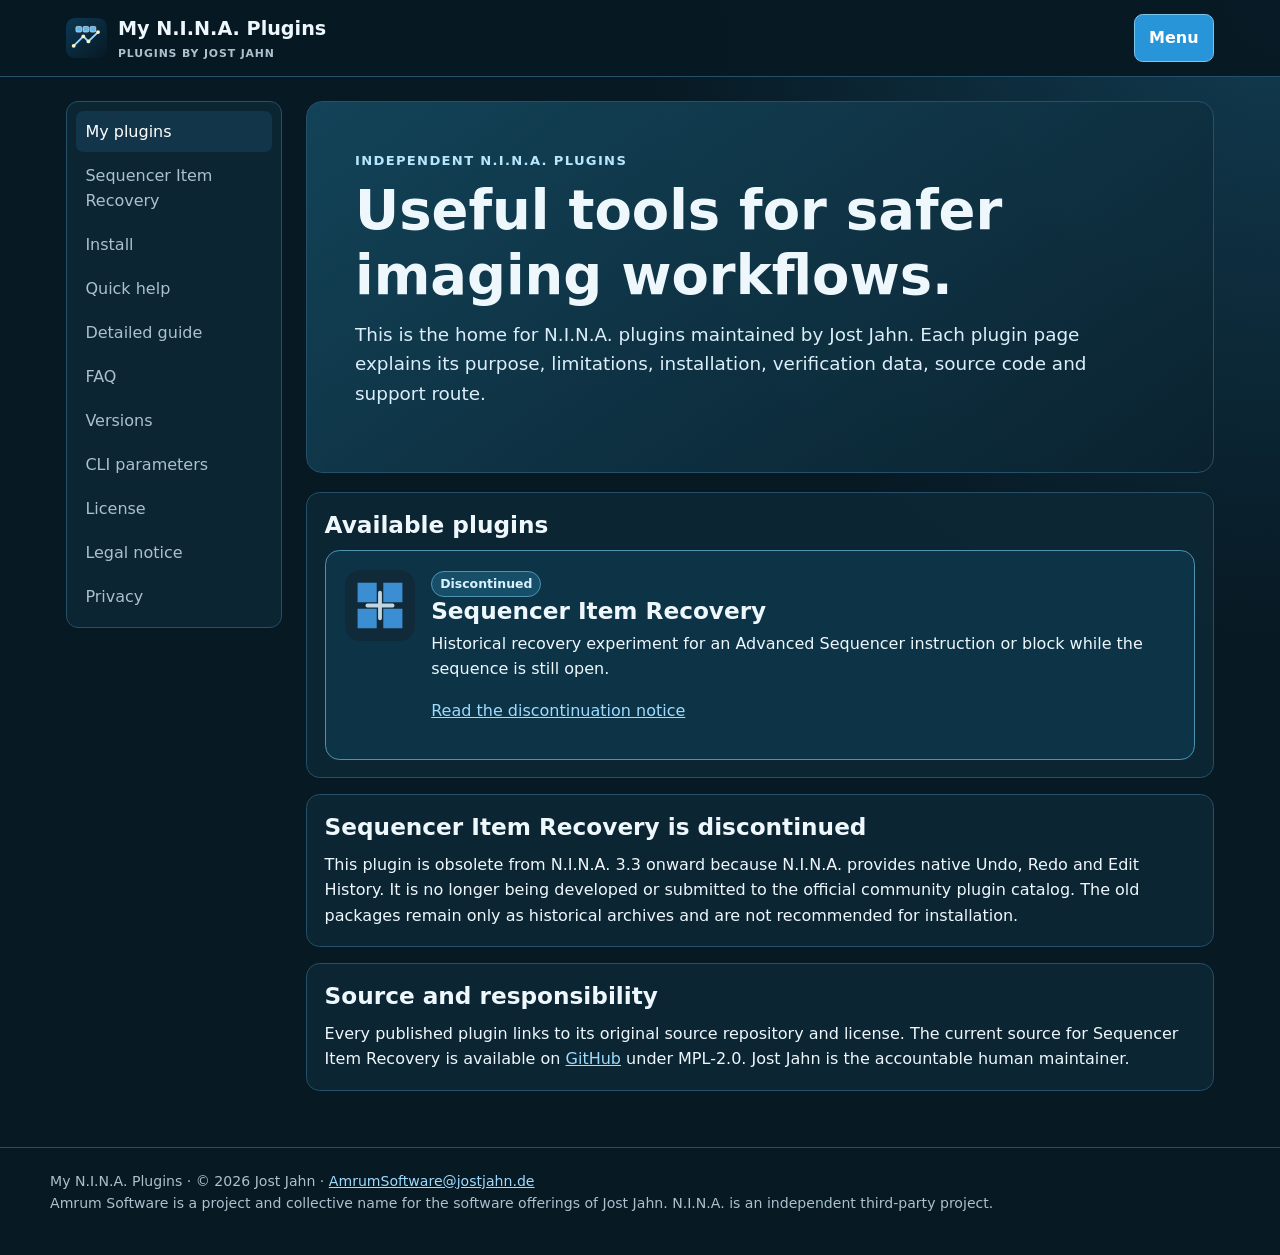
<file: website/index.html>
<!doctype html>
<html lang="en">
<head>
  <meta charset="utf-8">
  <meta name="viewport" content="width=device-width, initial-scale=1">
  <meta name="description" content="Independent N.I.N.A. plugins by Jost Jahn.">
  <title>My N.I.N.A. Plugins — Jost Jahn</title>
  <link rel="icon" href="assets/my-nina-plugins-mark.svg" type="image/svg+xml">
  <link rel="stylesheet" href="assets/site.css">
</head>
<body data-page="home">
  <header id="site-header"></header>
  <div class="page-layout">
    <aside class="sidebar"><nav id="site-nav" aria-label="Site navigation"></nav></aside>
    <main class="content">
      <section class="hero">
        <p class="eyebrow">Independent N.I.N.A. plugins</p>
        <h1>Useful tools for safer imaging workflows.</h1>
        <p class="lead">This is the home for N.I.N.A. plugins maintained by
          Jost Jahn. Each plugin page explains its purpose, limitations,
          installation, verification data, source code and support route.</p>
      </section>
      <section class="panel">
        <h2>Available plugins</h2>
        <article class="product-card">
          <img src="assets/recycle-mark.svg" alt="Sequencer Item Recovery mark">
          <div>
            <span class="badge">Discontinued</span>
            <h2>Sequencer Item Recovery</h2>
            <p>Historical recovery experiment for an Advanced Sequencer
              instruction or block while the sequence is still open.</p>
            <p><a href="sequencer-item-recovery.html">Read the discontinuation notice</a></p>
          </div>
        </article>
      </section>
      <section class="panel">
        <h2>Sequencer Item Recovery is discontinued</h2>
        <p>This plugin is obsolete from N.I.N.A. 3.3 onward because N.I.N.A.
          provides native Undo, Redo and Edit History. It is no longer being
          developed or submitted to the official community plugin catalog.
          The old packages remain only as historical archives and are not
          recommended for installation.</p>
      </section>
      <section class="panel">
        <h2>Source and responsibility</h2>
        <p>Every published plugin links to its original source repository and
          license. The current source for Sequencer Item Recovery is available
          on <a href="https://github.com/JostJahn/nina-sequencer-item-recovery">GitHub</a>
          under MPL-2.0. Jost Jahn is the accountable human maintainer.</p>
      </section>
    </main>
  </div>
  <footer id="site-footer"></footer>
  <script src="assets/site.js"></script>
</body>
</html>
</file>
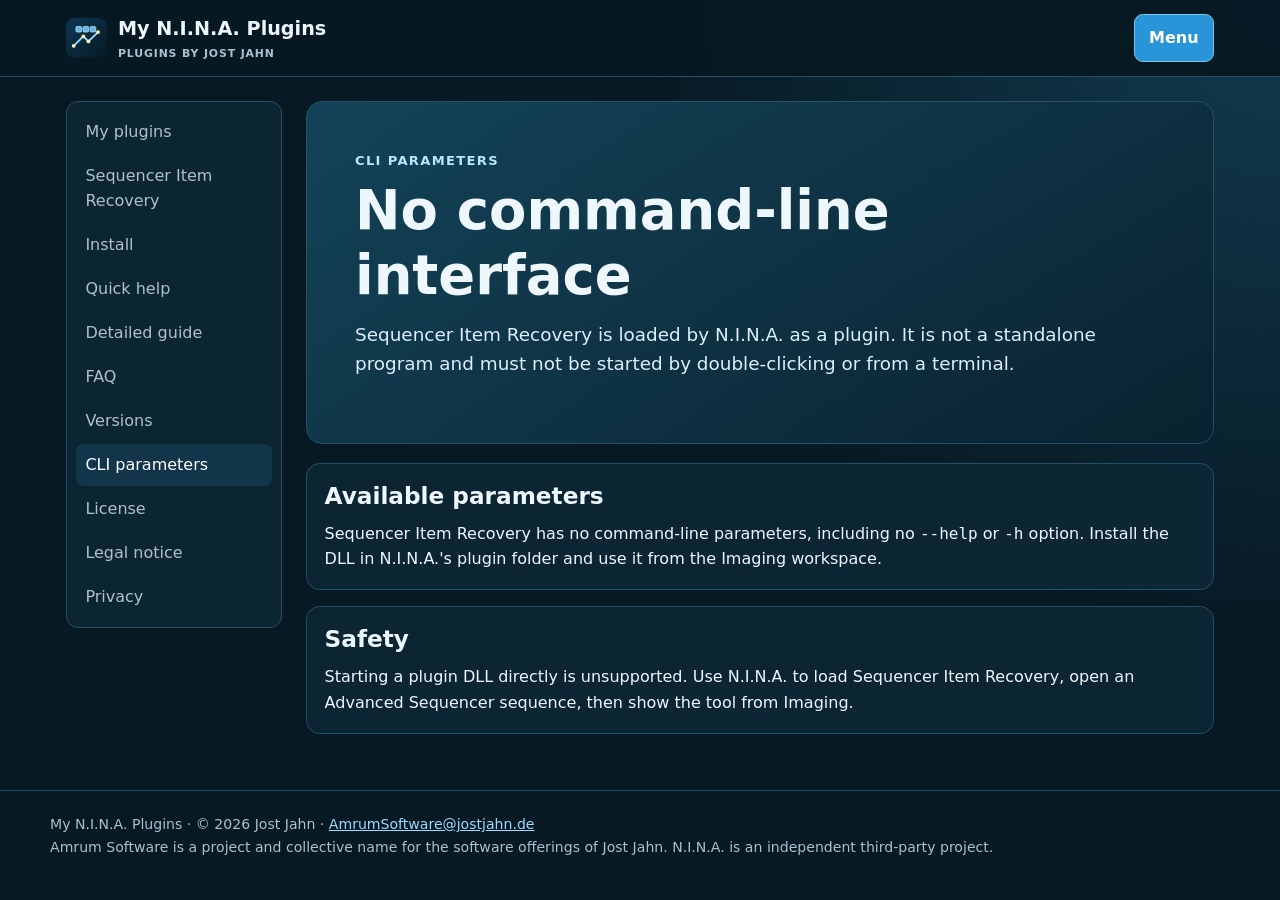
<file: website/cli-parameters.html>
<!doctype html>
<html lang="en">
<head>
  <meta charset="utf-8">
  <meta name="viewport" content="width=device-width, initial-scale=1">
  <title>Sequencer Item Recovery for N.I.N.A. — CLI parameters</title>
  <link rel="icon" href="assets/my-nina-plugins-mark.svg" type="image/svg+xml">
  <link rel="stylesheet" href="assets/site.css">
</head>
<body data-page="cli">
  <header id="site-header"></header>
  <div class="page-layout">
    <aside class="sidebar"><nav id="site-nav" aria-label="Product navigation"></nav></aside>
    <main class="content">
      <section class="hero"><p class="eyebrow">CLI parameters</p><h1>No command-line interface</h1><p class="lead">Sequencer Item Recovery is loaded by N.I.N.A. as a plugin. It is not a standalone program and must not be started by double-clicking or from a terminal.</p></section>
      <section class="panel"><h2>Available parameters</h2><p>Sequencer Item Recovery has no command-line parameters, including no <code>--help</code> or <code>-h</code> option. Install the DLL in N.I.N.A.'s plugin folder and use it from the Imaging workspace.</p></section>
      <section class="panel"><h2>Safety</h2><p>Starting a plugin DLL directly is unsupported. Use N.I.N.A. to load Sequencer Item Recovery, open an Advanced Sequencer sequence, then show the tool from Imaging.</p></section>
    </main>
  </div>
  <footer id="site-footer"></footer>
  <script src="assets/site.js"></script>
</body>
</html>
</file>
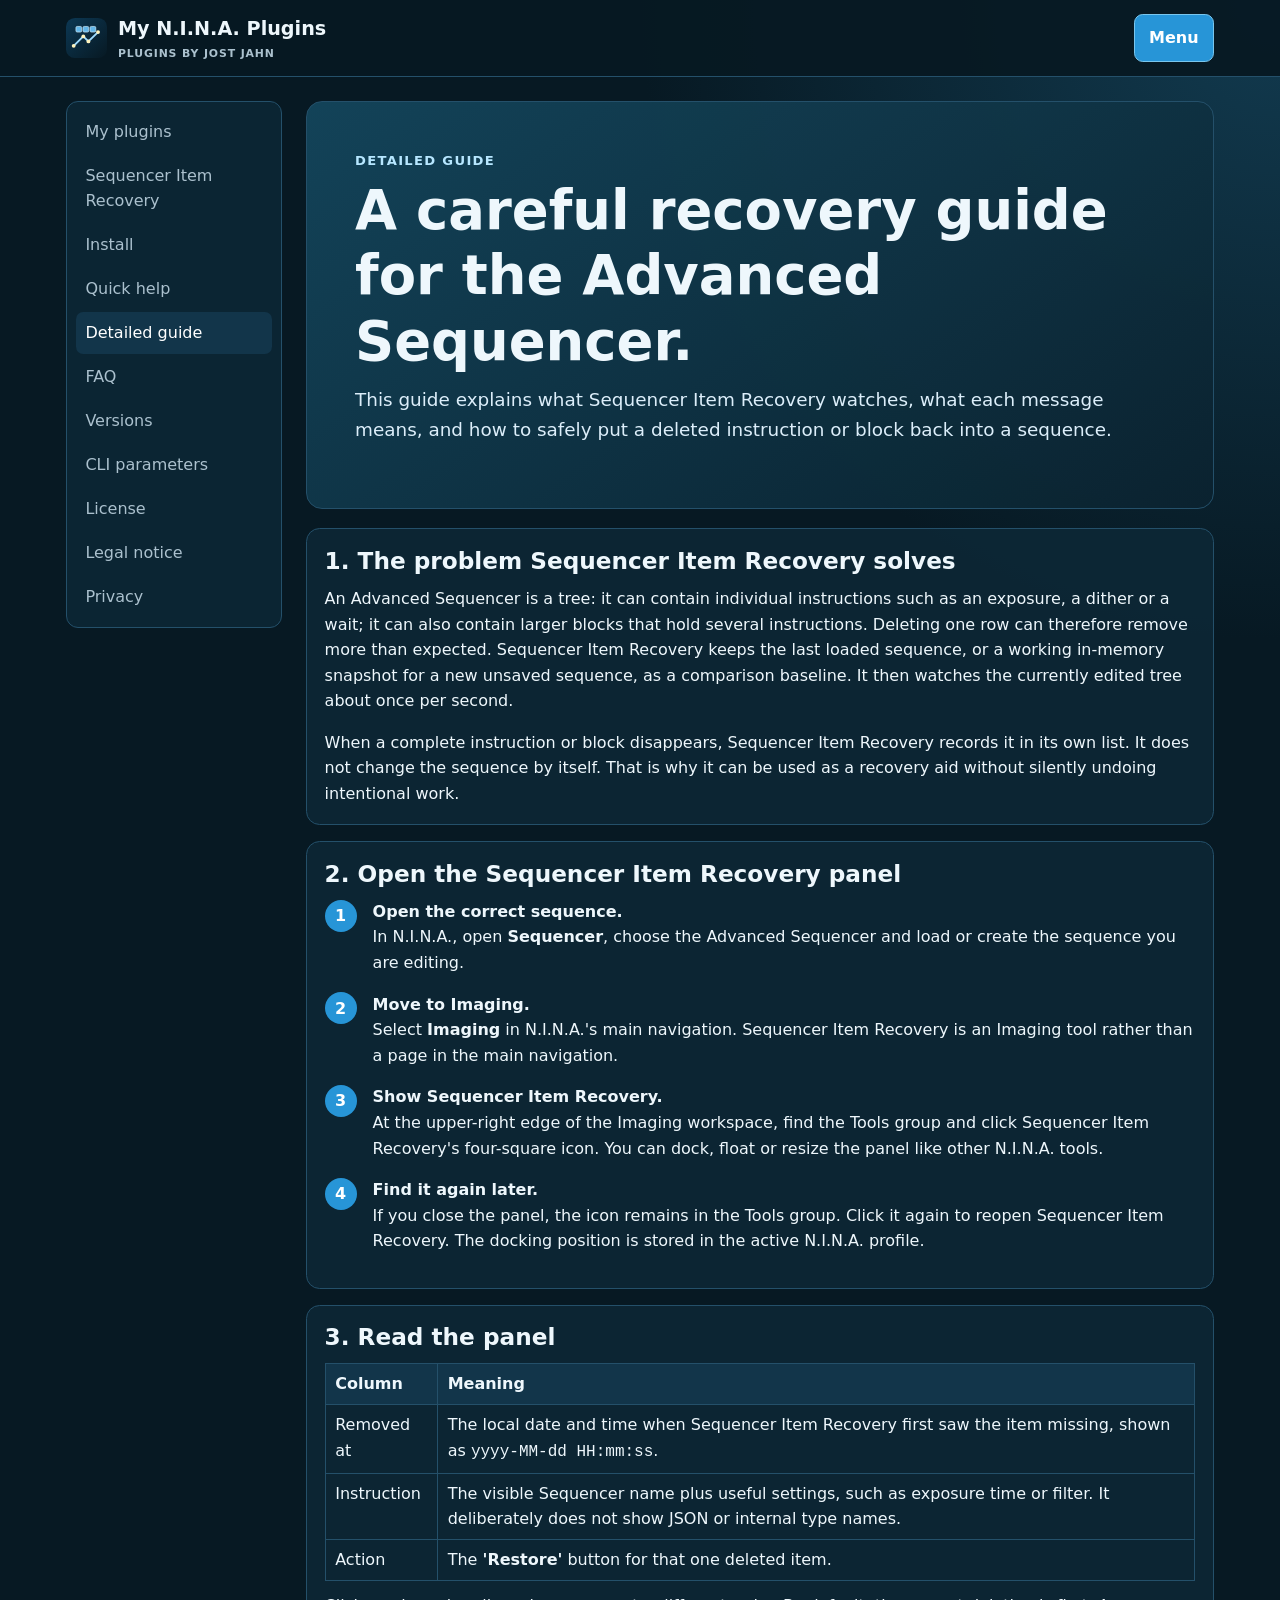
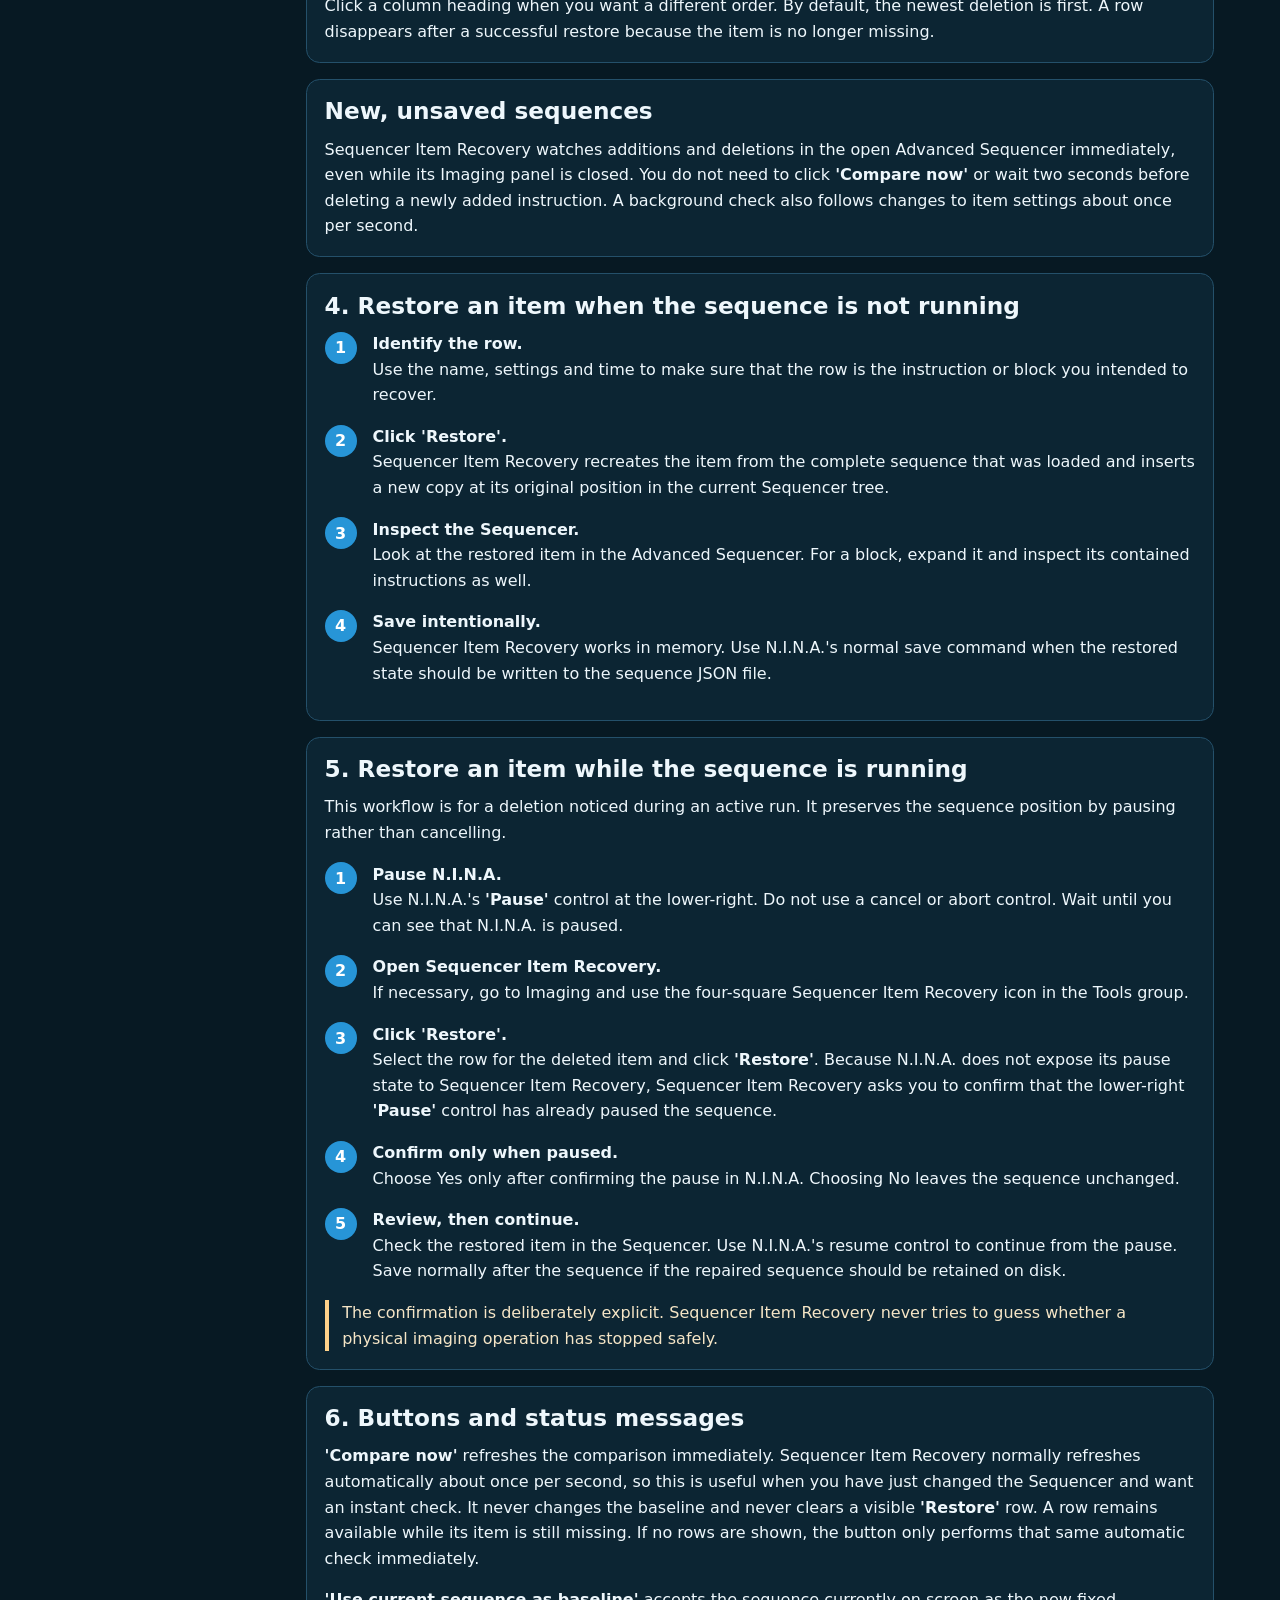
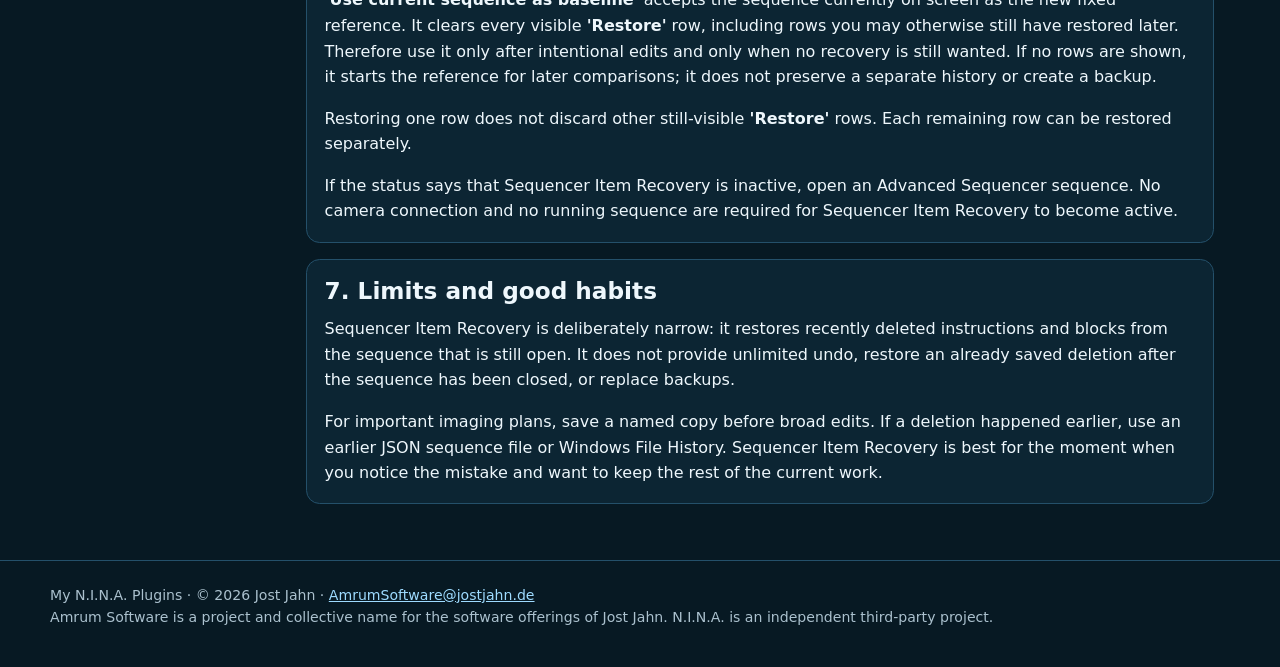
<file: website/detailed-guide.html>
<!doctype html>
<html lang="en">
<head>
  <meta charset="utf-8">
  <meta name="viewport" content="width=device-width, initial-scale=1">
  <title>Sequencer Item Recovery for N.I.N.A. — Detailed guide</title>
  <link rel="icon" href="assets/my-nina-plugins-mark.svg" type="image/svg+xml">
  <link rel="stylesheet" href="assets/site.css">
</head>
<body data-page="detailed-guide">
  <header id="site-header"></header>
  <div class="page-layout">
    <aside class="sidebar"><nav id="site-nav" aria-label="Product navigation"></nav></aside>
    <main class="content">
      <section class="hero">
        <p class="eyebrow">Detailed guide</p>
        <h1>A careful recovery guide for the Advanced Sequencer.</h1>
        <p class="lead">This guide explains what Sequencer Item Recovery watches, what each message means, and how to safely put a deleted instruction or block back into a sequence.</p>
      </section>
      <section class="panel">
        <h2>1. The problem Sequencer Item Recovery solves</h2>
        <p>An Advanced Sequencer is a tree: it can contain individual instructions such as an exposure, a dither or a wait; it can also contain larger blocks that hold several instructions. Deleting one row can therefore remove more than expected. Sequencer Item Recovery keeps the last loaded sequence, or a working in-memory snapshot for a new unsaved sequence, as a comparison baseline. It then watches the currently edited tree about once per second.</p>
        <p>When a complete instruction or block disappears, Sequencer Item Recovery records it in its own list. It does not change the sequence by itself. That is why it can be used as a recovery aid without silently undoing intentional work.</p>
      </section>
      <section class="panel">
        <h2>2. Open the Sequencer Item Recovery panel</h2>
        <ol class="steps">
          <li><strong>Open the correct sequence.</strong><p>In N.I.N.A., open <strong>Sequencer</strong>, choose the Advanced Sequencer and load or create the sequence you are editing.</p></li>
          <li><strong>Move to Imaging.</strong><p>Select <strong>Imaging</strong> in N.I.N.A.'s main navigation. Sequencer Item Recovery is an Imaging tool rather than a page in the main navigation.</p></li>
          <li><strong>Show Sequencer Item Recovery.</strong><p>At the upper-right edge of the Imaging workspace, find the Tools group and click Sequencer Item Recovery's four-square icon. You can dock, float or resize the panel like other N.I.N.A. tools.</p></li>
          <li><strong>Find it again later.</strong><p>If you close the panel, the icon remains in the Tools group. Click it again to reopen Sequencer Item Recovery. The docking position is stored in the active N.I.N.A. profile.</p></li>
        </ol>
      </section>
      <section class="panel">
        <h2>3. Read the panel</h2>
        <table class="comparison" data-sortable>
          <thead><tr><th title="The local time at which Sequencer Item Recovery first detected this deletion; newest entries are shown first by default.">Column</th><th title="How to use the information in this column.">Meaning</th></tr></thead>
          <tbody>
            <tr><td>Removed at</td><td>The local date and time when Sequencer Item Recovery first saw the item missing, shown as <code>yyyy-MM-dd HH:mm:ss</code>.</td></tr>
            <tr><td>Instruction</td><td>The visible Sequencer name plus useful settings, such as exposure time or filter. It deliberately does not show JSON or internal type names.</td></tr>
            <tr><td>Action</td><td>The <strong>'Restore'</strong> button for that one deleted item.</td></tr>
          </tbody>
        </table>
        <p>Click a column heading when you want a different order. By default, the newest deletion is first. A row disappears after a successful restore because the item is no longer missing.</p>
      </section>
      <section class="panel">
        <h2>New, unsaved sequences</h2>
        <p>Sequencer Item Recovery watches additions and deletions in the open Advanced Sequencer immediately, even while its Imaging panel is closed. You do not need to click <strong>'Compare now'</strong> or wait two seconds before deleting a newly added instruction. A background check also follows changes to item settings about once per second.</p>
      </section>
      <section class="panel">
        <h2>4. Restore an item when the sequence is not running</h2>
        <ol class="steps">
          <li><strong>Identify the row.</strong><p>Use the name, settings and time to make sure that the row is the instruction or block you intended to recover.</p></li>
          <li><strong>Click 'Restore'.</strong><p>Sequencer Item Recovery recreates the item from the complete sequence that was loaded and inserts a new copy at its original position in the current Sequencer tree.</p></li>
          <li><strong>Inspect the Sequencer.</strong><p>Look at the restored item in the Advanced Sequencer. For a block, expand it and inspect its contained instructions as well.</p></li>
          <li><strong>Save intentionally.</strong><p>Sequencer Item Recovery works in memory. Use N.I.N.A.'s normal save command when the restored state should be written to the sequence JSON file.</p></li>
        </ol>
      </section>
      <section class="panel">
        <h2>5. Restore an item while the sequence is running</h2>
        <p>This workflow is for a deletion noticed during an active run. It preserves the sequence position by pausing rather than cancelling.</p>
        <ol class="steps">
          <li><strong>Pause N.I.N.A.</strong><p>Use N.I.N.A.'s <strong>'Pause'</strong> control at the lower-right. Do not use a cancel or abort control. Wait until you can see that N.I.N.A. is paused.</p></li>
          <li><strong>Open Sequencer Item Recovery.</strong><p>If necessary, go to Imaging and use the four-square Sequencer Item Recovery icon in the Tools group.</p></li>
          <li><strong>Click 'Restore'.</strong><p>Select the row for the deleted item and click <strong>'Restore'</strong>. Because N.I.N.A. does not expose its pause state to Sequencer Item Recovery, Sequencer Item Recovery asks you to confirm that the lower-right <strong>'Pause'</strong> control has already paused the sequence.</p></li>
          <li><strong>Confirm only when paused.</strong><p>Choose Yes only after confirming the pause in N.I.N.A. Choosing No leaves the sequence unchanged.</p></li>
          <li><strong>Review, then continue.</strong><p>Check the restored item in the Sequencer. Use N.I.N.A.'s resume control to continue from the pause. Save normally after the sequence if the repaired sequence should be retained on disk.</p></li>
        </ol>
        <p class="notice">The confirmation is deliberately explicit. Sequencer Item Recovery never tries to guess whether a physical imaging operation has stopped safely.</p>
      </section>
      <section class="panel">
        <h2>6. Buttons and status messages</h2>
        <p><strong>'Compare now'</strong> refreshes the comparison immediately.
        Sequencer Item Recovery normally refreshes automatically about once per
        second, so this is useful when you have just changed the Sequencer and
        want an instant check. It never changes the baseline and never clears a
        visible <strong>'Restore'</strong> row. A row remains available while its
        item is still missing. If no rows are shown, the button only performs
        that same automatic check immediately.</p>
        <p><strong>'Use current sequence as baseline'</strong> accepts the
        sequence currently on screen as the new fixed reference. It clears every
        visible <strong>'Restore'</strong> row, including rows you may otherwise
        still have restored later. Therefore use it only after intentional edits
        and only when no recovery is still wanted. If no rows are shown, it
        starts the reference for later comparisons; it does not preserve a
        separate history or create a backup.</p>
        <p>Restoring one row does not discard other still-visible
        <strong>'Restore'</strong> rows. Each remaining row can be restored
        separately.</p>
        <p>If the status says that Sequencer Item Recovery is inactive, open an Advanced Sequencer sequence. No camera connection and no running sequence are required for Sequencer Item Recovery to become active.</p>
      </section>
      <section class="panel">
        <h2>7. Limits and good habits</h2>
        <p>Sequencer Item Recovery is deliberately narrow: it restores recently deleted instructions and blocks from the sequence that is still open. It does not provide unlimited undo, restore an already saved deletion after the sequence has been closed, or replace backups.</p>
        <p>For important imaging plans, save a named copy before broad edits. If a deletion happened earlier, use an earlier JSON sequence file or Windows File History. Sequencer Item Recovery is best for the moment when you notice the mistake and want to keep the rest of the current work.</p>
      </section>
    </main>
  </div>
  <footer id="site-footer"></footer>
  <script src="assets/site.js"></script>
</body>
</html>
</file>
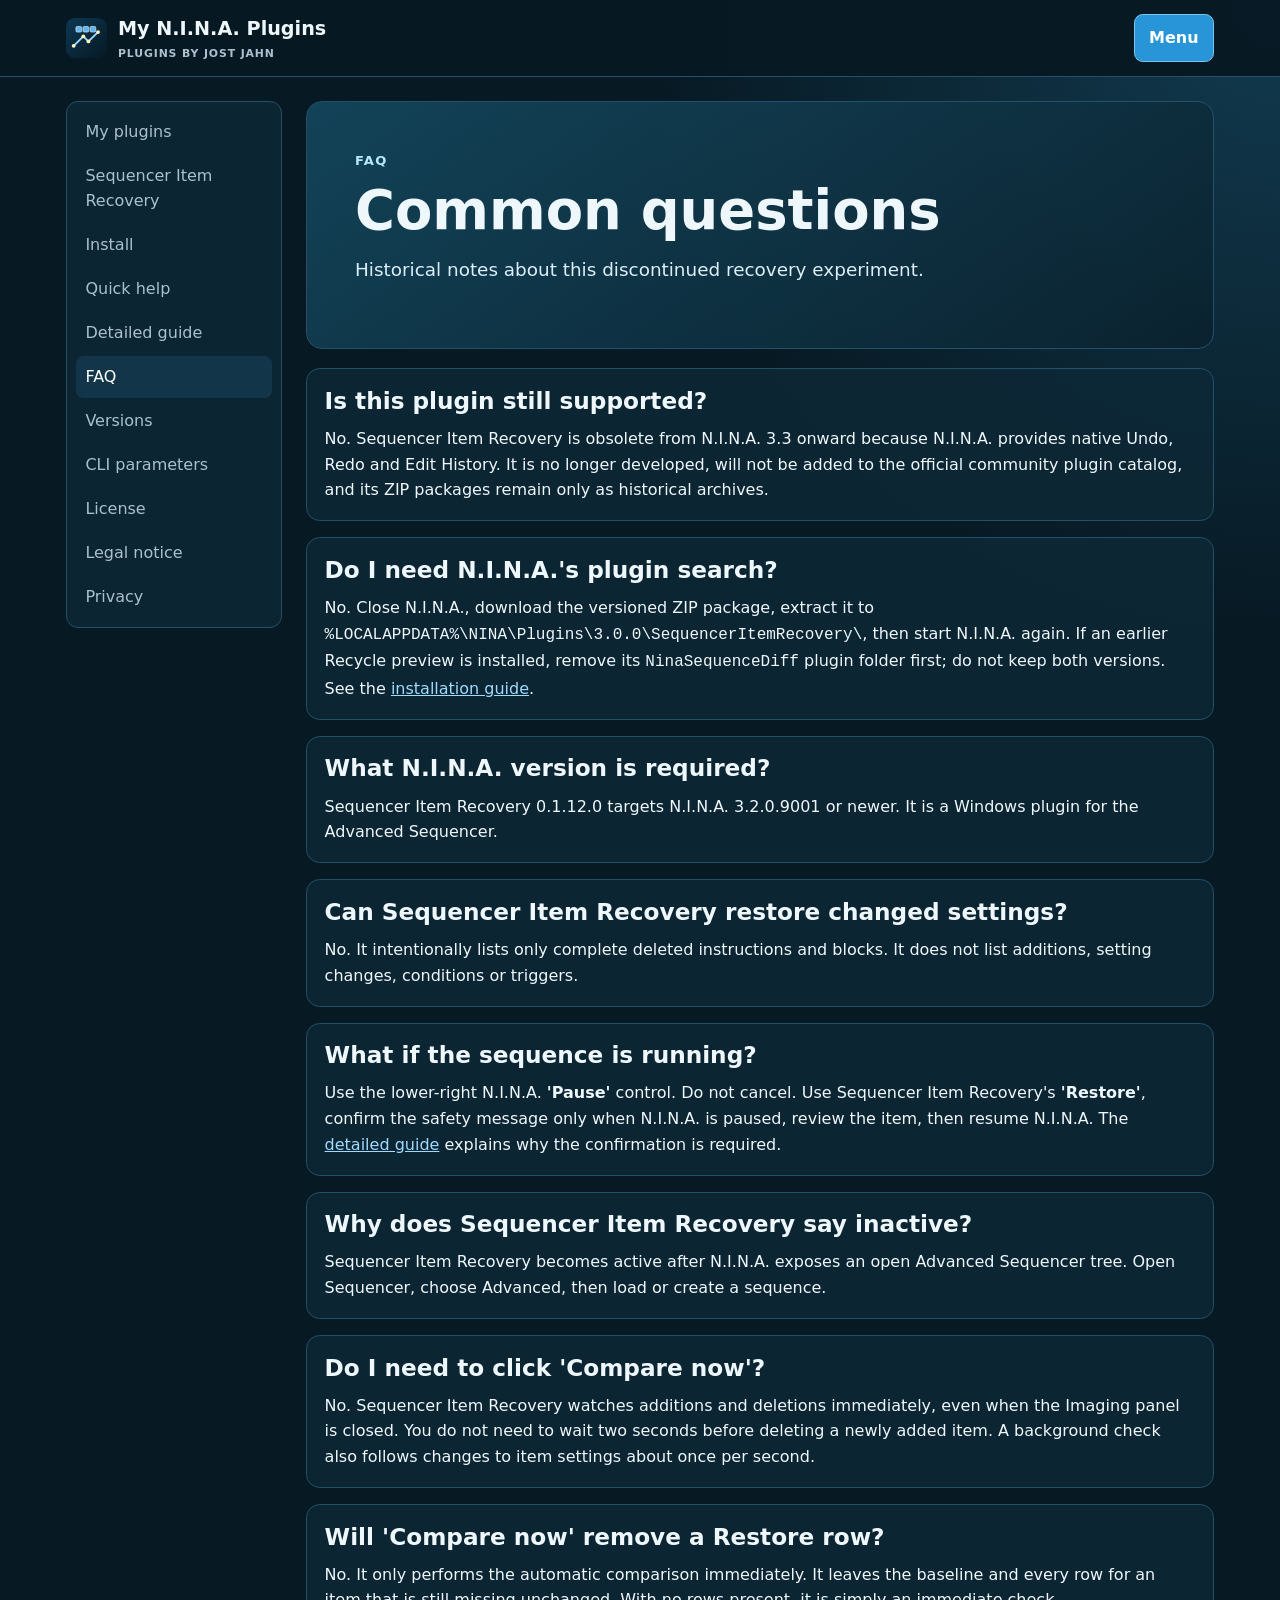
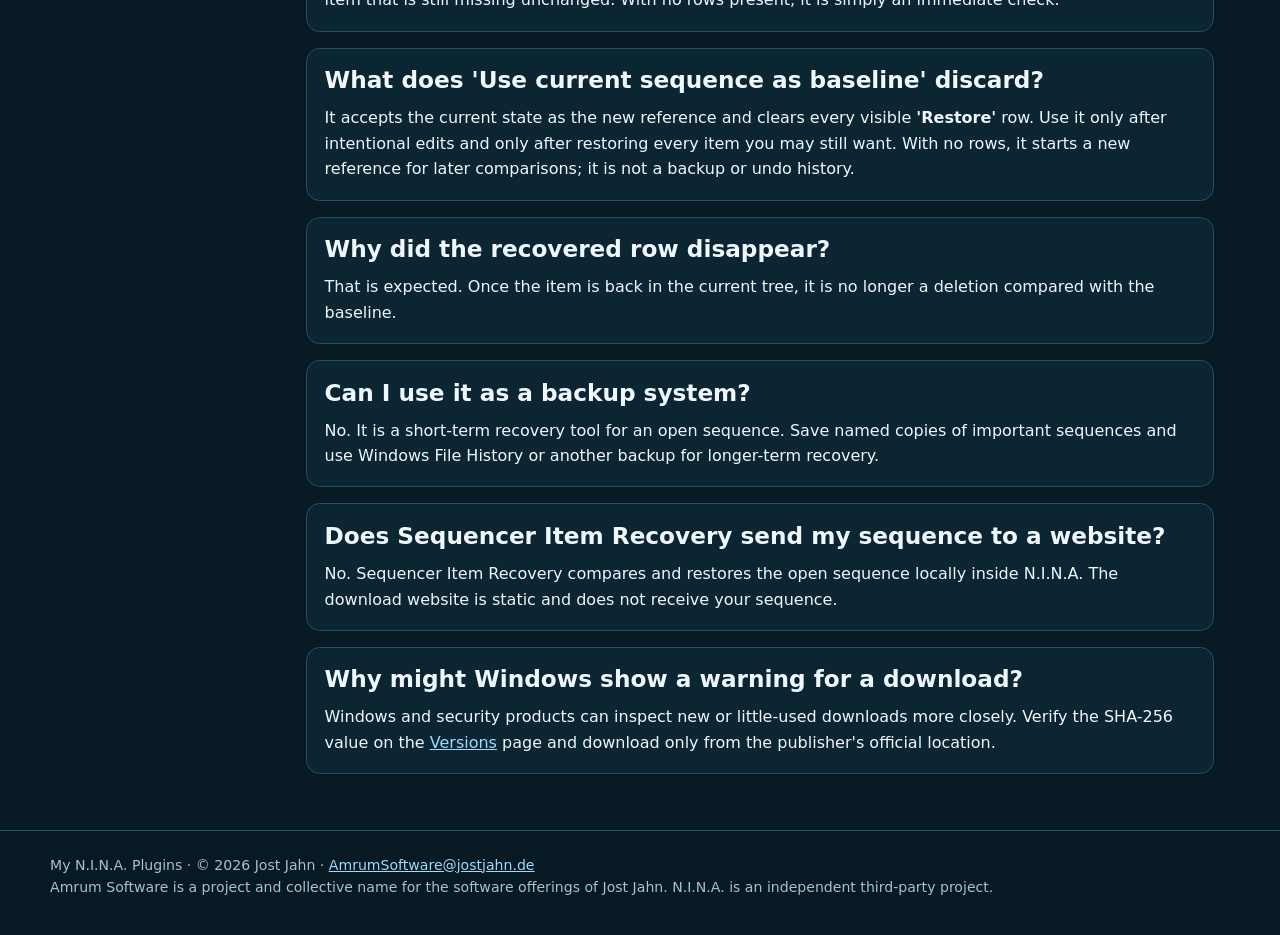
<file: website/faq.html>
<!doctype html>
<html lang="en">
<head>
  <meta charset="utf-8">
  <meta name="viewport" content="width=device-width, initial-scale=1">
  <title>Sequencer Item Recovery for N.I.N.A. — FAQ</title>
  <link rel="icon" href="assets/my-nina-plugins-mark.svg" type="image/svg+xml">
  <link rel="stylesheet" href="assets/site.css">
</head>
<body data-page="faq">
  <header id="site-header"></header>
  <div class="page-layout">
    <aside class="sidebar"><nav id="site-nav" aria-label="Product navigation"></nav></aside>
    <main class="content">
      <section class="hero"><p class="eyebrow">FAQ</p><h1>Common questions</h1><p class="lead">Historical notes about this discontinued recovery experiment.</p></section>
      <section class="panel"><h2>Is this plugin still supported?</h2><p>No. Sequencer Item Recovery is obsolete from N.I.N.A. 3.3 onward because N.I.N.A. provides native Undo, Redo and Edit History. It is no longer developed, will not be added to the official community plugin catalog, and its ZIP packages remain only as historical archives.</p></section>
      <section class="panel"><h2>Do I need N.I.N.A.'s plugin search?</h2><p>No. Close N.I.N.A., download the versioned ZIP package, extract it to <code>%LOCALAPPDATA%\NINA\Plugins\3.0.0\SequencerItemRecovery\</code>, then start N.I.N.A. again. If an earlier Recycle preview is installed, remove its <code>NinaSequenceDiff</code> plugin folder first; do not keep both versions. See the <a href="install.html">installation guide</a>.</p></section>
      <section class="panel"><h2>What N.I.N.A. version is required?</h2><p>Sequencer Item Recovery 0.1.12.0 targets N.I.N.A. 3.2.0.9001 or newer. It is a Windows plugin for the Advanced Sequencer.</p></section>
      <section class="panel"><h2>Can Sequencer Item Recovery restore changed settings?</h2><p>No. It intentionally lists only complete deleted instructions and blocks. It does not list additions, setting changes, conditions or triggers.</p></section>
      <section class="panel"><h2>What if the sequence is running?</h2><p>Use the lower-right N.I.N.A. <strong>'Pause'</strong> control. Do not cancel. Use Sequencer Item Recovery's <strong>'Restore'</strong>, confirm the safety message only when N.I.N.A. is paused, review the item, then resume N.I.N.A. The <a href="detailed-guide.html">detailed guide</a> explains why the confirmation is required.</p></section>
      <section class="panel"><h2>Why does Sequencer Item Recovery say inactive?</h2><p>Sequencer Item Recovery becomes active after N.I.N.A. exposes an open Advanced Sequencer tree. Open Sequencer, choose Advanced, then load or create a sequence.</p></section>
      <section class="panel"><h2>Do I need to click 'Compare now'?</h2><p>No. Sequencer Item Recovery watches additions and deletions immediately, even when the Imaging panel is closed. You do not need to wait two seconds before deleting a newly added item. A background check also follows changes to item settings about once per second.</p></section>
      <section class="panel"><h2>Will 'Compare now' remove a Restore row?</h2><p>No. It only performs the automatic comparison immediately. It leaves the baseline and every row for an item that is still missing unchanged. With no rows present, it is simply an immediate check.</p></section>
      <section class="panel"><h2>What does 'Use current sequence as baseline' discard?</h2><p>It accepts the current state as the new reference and clears every visible <strong>'Restore'</strong> row. Use it only after intentional edits and only after restoring every item you may still want. With no rows, it starts a new reference for later comparisons; it is not a backup or undo history.</p></section>
      <section class="panel"><h2>Why did the recovered row disappear?</h2><p>That is expected. Once the item is back in the current tree, it is no longer a deletion compared with the baseline.</p></section>
      <section class="panel"><h2>Can I use it as a backup system?</h2><p>No. It is a short-term recovery tool for an open sequence. Save named copies of important sequences and use Windows File History or another backup for longer-term recovery.</p></section>
      <section class="panel"><h2>Does Sequencer Item Recovery send my sequence to a website?</h2><p>No. Sequencer Item Recovery compares and restores the open sequence locally inside N.I.N.A. The download website is static and does not receive your sequence.</p></section>
      <section class="panel"><h2>Why might Windows show a warning for a download?</h2><p>Windows and security products can inspect new or little-used downloads more closely. Verify the SHA-256 value on the <a href="versions.html">Versions</a> page and download only from the publisher's official location.</p></section>
    </main>
  </div>
  <footer id="site-footer"></footer>
  <script src="assets/site.js"></script>
</body>
</html>
</file>
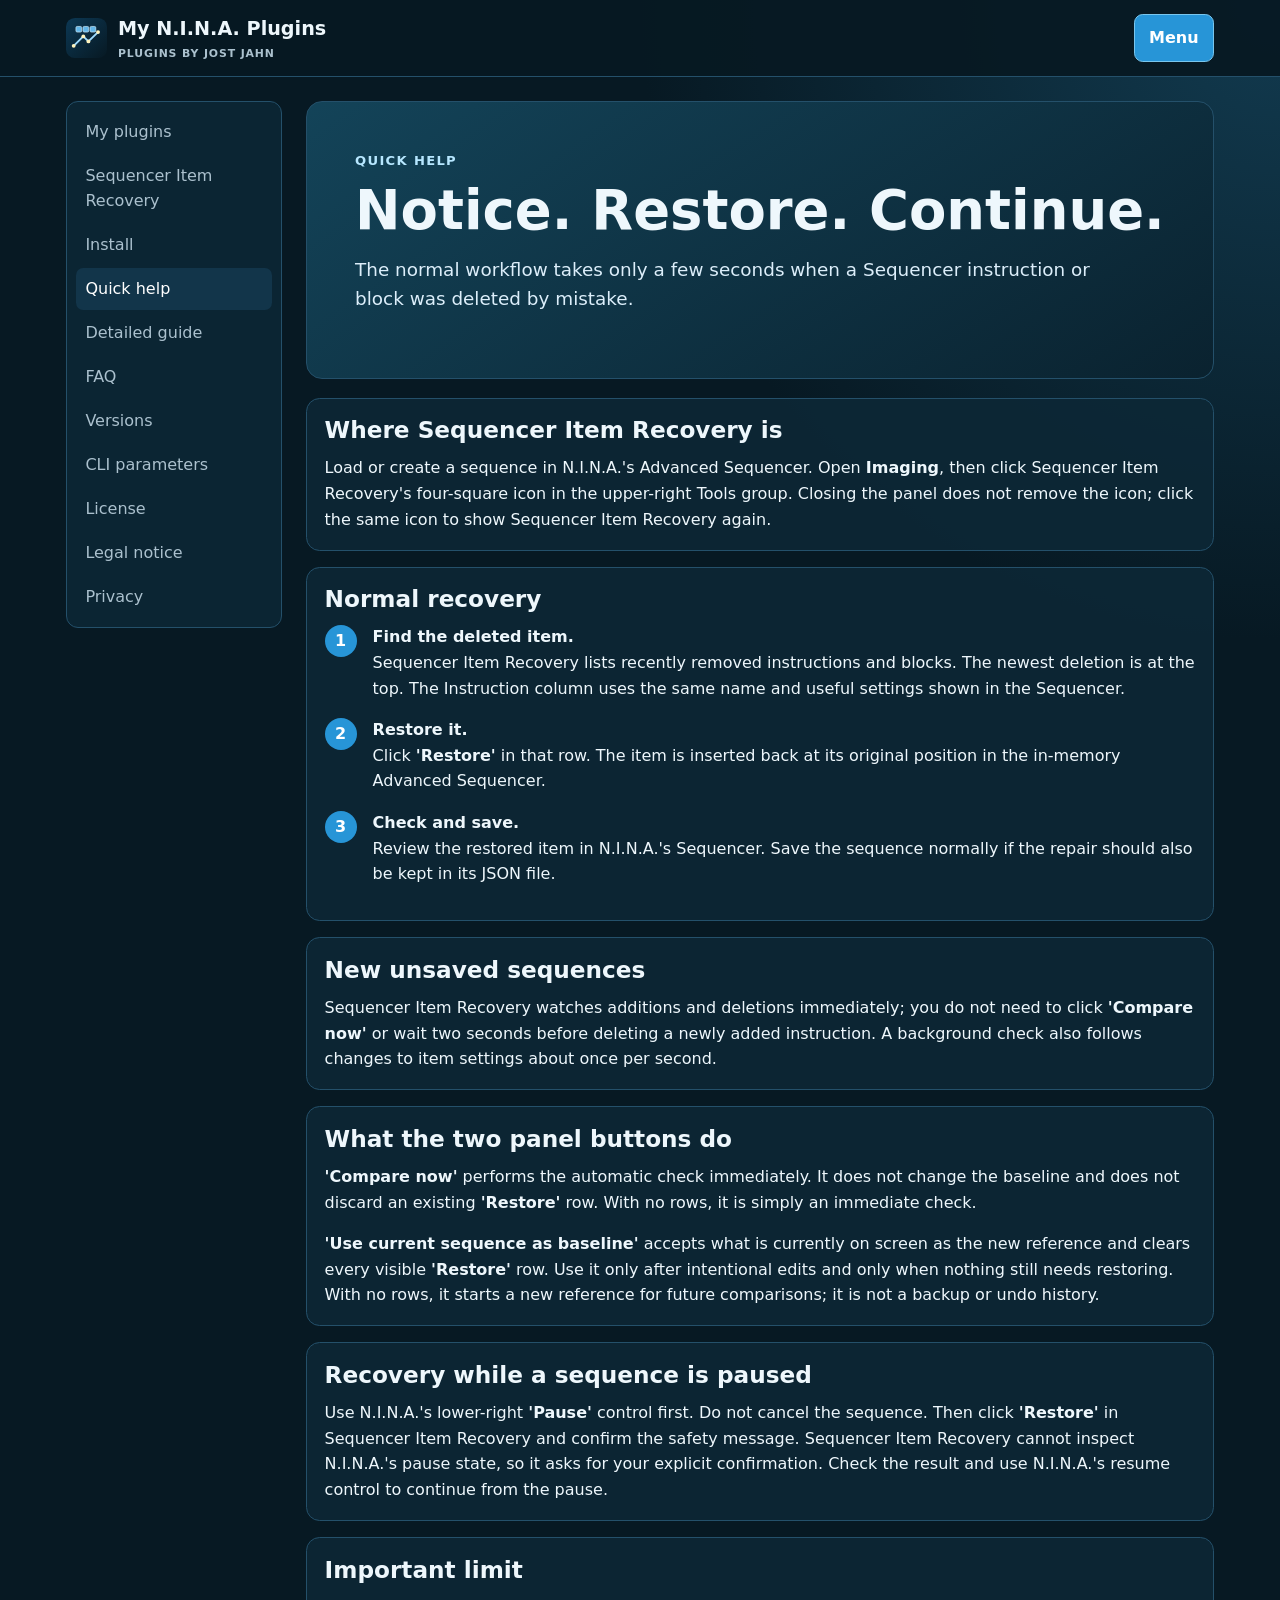
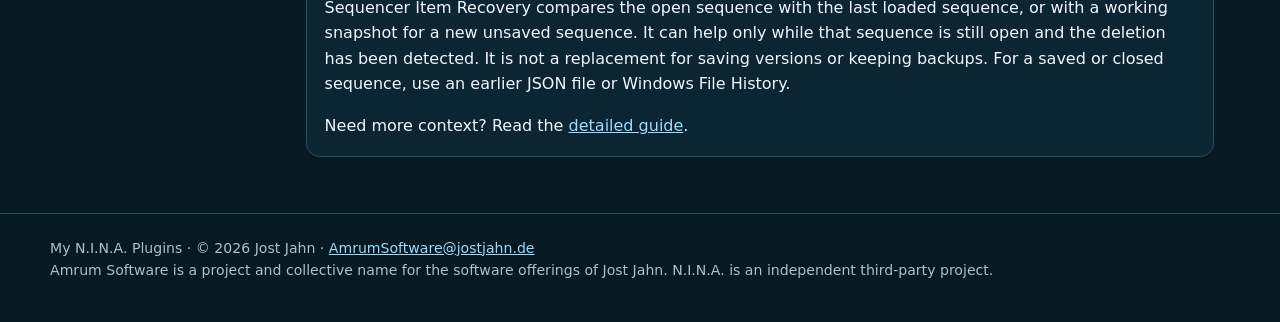
<file: website/help.html>
<!doctype html>
<html lang="en">
<head>
  <meta charset="utf-8">
  <meta name="viewport" content="width=device-width, initial-scale=1">
  <title>Sequencer Item Recovery for N.I.N.A. — Quick help</title>
  <link rel="icon" href="assets/my-nina-plugins-mark.svg" type="image/svg+xml">
  <link rel="stylesheet" href="assets/site.css">
</head>
<body data-page="help">
  <header id="site-header"></header>
  <div class="page-layout">
    <aside class="sidebar"><nav id="site-nav" aria-label="Product navigation"></nav></aside>
    <main class="content">
      <section class="hero">
        <p class="eyebrow">Quick help</p>
        <h1>Notice. Restore. Continue.</h1>
        <p class="lead">The normal workflow takes only a few seconds when a Sequencer instruction or block was deleted by mistake.</p>
      </section>
      <section class="panel">
        <h2>Where Sequencer Item Recovery is</h2>
        <p>Load or create a sequence in N.I.N.A.'s Advanced Sequencer. Open <strong>Imaging</strong>, then click Sequencer Item Recovery's four-square icon in the upper-right Tools group. Closing the panel does not remove the icon; click the same icon to show Sequencer Item Recovery again.</p>
      </section>
      <section class="panel">
        <h2>Normal recovery</h2>
        <ol class="steps">
          <li><strong>Find the deleted item.</strong><p>Sequencer Item Recovery lists recently removed instructions and blocks. The newest deletion is at the top. The Instruction column uses the same name and useful settings shown in the Sequencer.</p></li>
          <li><strong>Restore it.</strong><p>Click <strong>'Restore'</strong> in that row. The item is inserted back at its original position in the in-memory Advanced Sequencer.</p></li>
          <li><strong>Check and save.</strong><p>Review the restored item in N.I.N.A.'s Sequencer. Save the sequence normally if the repair should also be kept in its JSON file.</p></li>
        </ol>
      </section>
      <section class="panel">
        <h2>New unsaved sequences</h2>
        <p>Sequencer Item Recovery watches additions and deletions immediately; you do not need to click <strong>'Compare now'</strong> or wait two seconds before deleting a newly added instruction. A background check also follows changes to item settings about once per second.</p>
      </section>
      <section class="panel">
        <h2>What the two panel buttons do</h2>
        <p><strong>'Compare now'</strong> performs the automatic check
        immediately. It does not change the baseline and does not discard an
        existing <strong>'Restore'</strong> row. With no rows, it is simply an
        immediate check.</p>
        <p><strong>'Use current sequence as baseline'</strong> accepts what is
        currently on screen as the new reference and clears every visible
        <strong>'Restore'</strong> row. Use it only after intentional edits and
        only when nothing still needs restoring. With no rows, it starts a new
        reference for future comparisons; it is not a backup or undo history.</p>
      </section>
      <section class="panel">
        <h2>Recovery while a sequence is paused</h2>
        <p>Use N.I.N.A.'s lower-right <strong>'Pause'</strong> control first. Do not cancel the sequence. Then click <strong>'Restore'</strong> in Sequencer Item Recovery and confirm the safety message. Sequencer Item Recovery cannot inspect N.I.N.A.'s pause state, so it asks for your explicit confirmation. Check the result and use N.I.N.A.'s resume control to continue from the pause.</p>
      </section>
      <section class="panel">
        <h2>Important limit</h2>
        <p>Sequencer Item Recovery compares the open sequence with the last loaded sequence, or with a working snapshot for a new unsaved sequence. It can help only while that sequence is still open and the deletion has been detected. It is not a replacement for saving versions or keeping backups. For a saved or closed sequence, use an earlier JSON file or Windows File History.</p>
        <p>Need more context? Read the <a href="detailed-guide.html">detailed guide</a>.</p>
      </section>
    </main>
  </div>
  <footer id="site-footer"></footer>
  <script src="assets/site.js"></script>
</body>
</html>
</file>
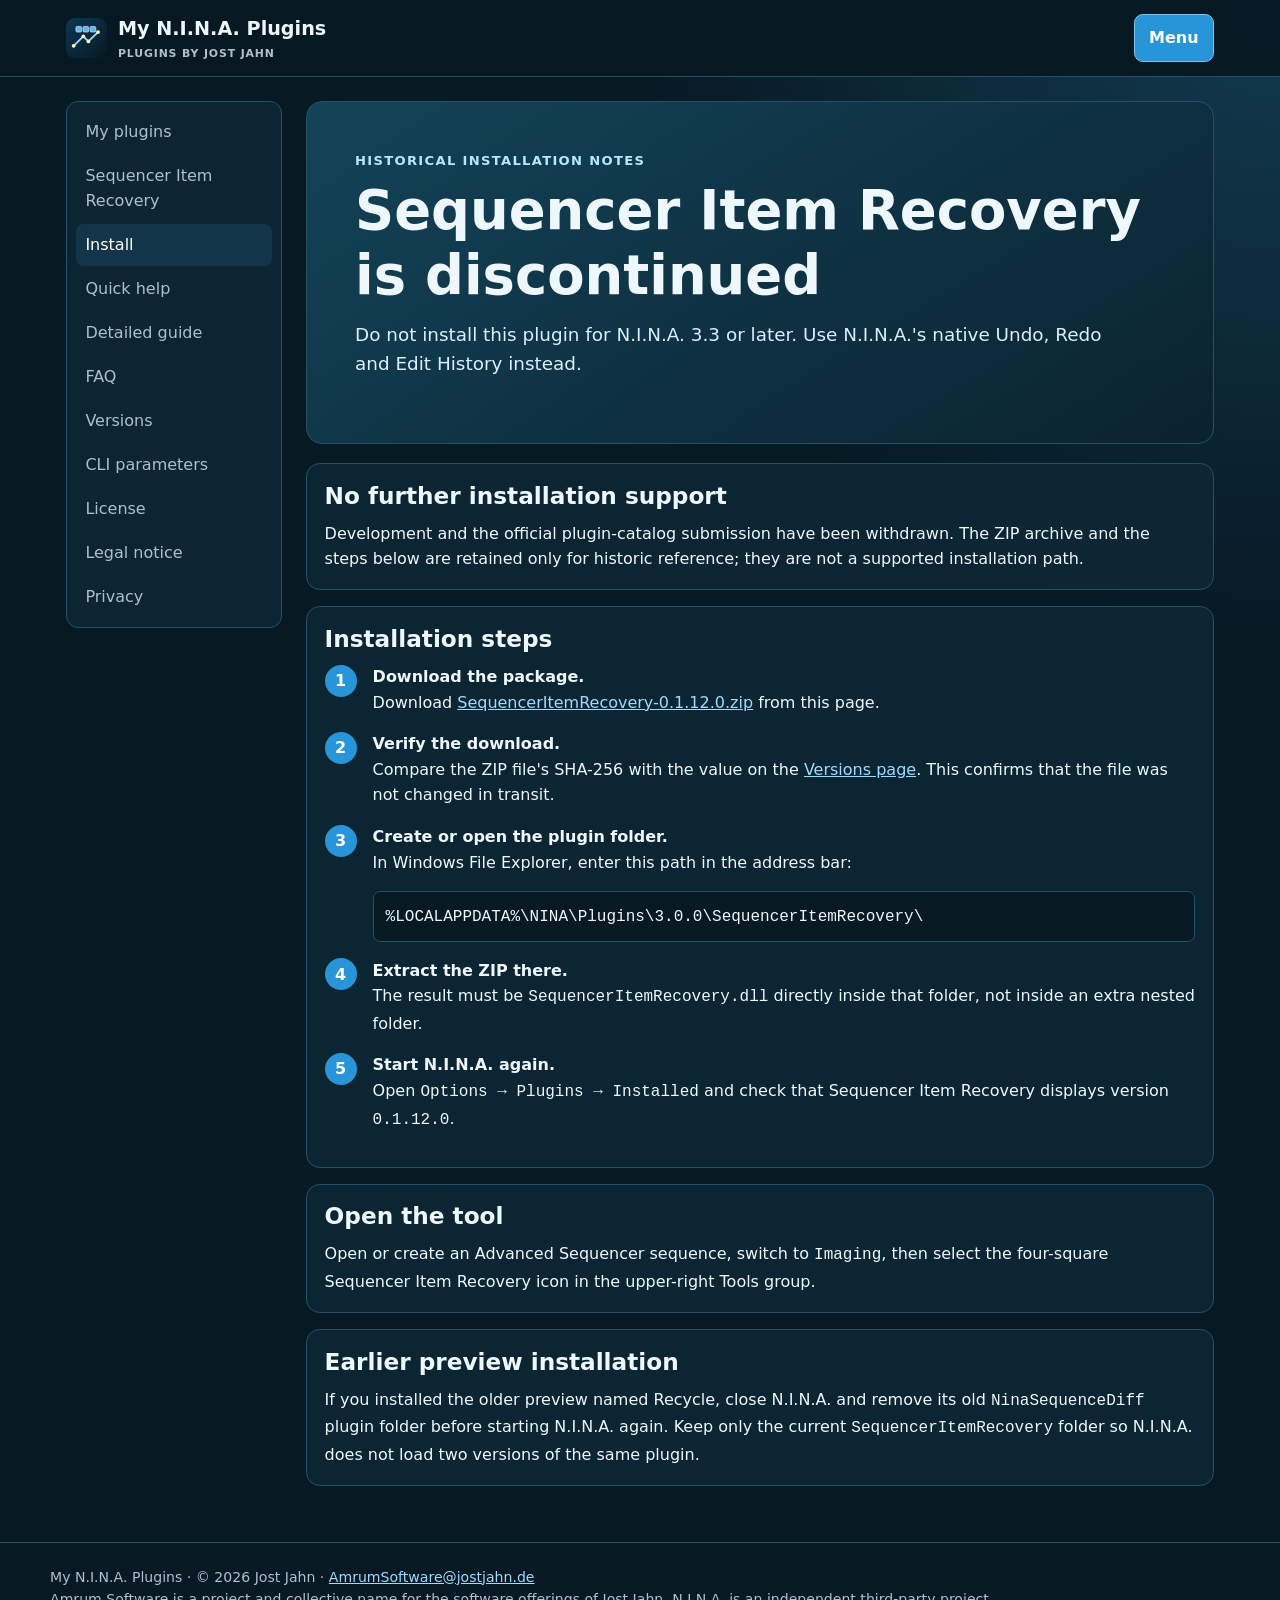
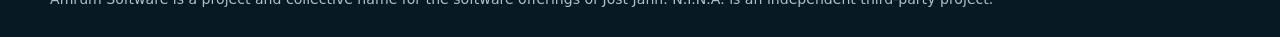
<file: website/install.html>
<!doctype html>
<html lang="en">
<head>
  <meta charset="utf-8">
  <meta name="viewport" content="width=device-width, initial-scale=1">
  <meta name="description" content="Historical installation notes for discontinued Sequencer Item Recovery.">
  <title>Sequencer Item Recovery archive — My N.I.N.A. Plugins</title>
  <link rel="icon" href="assets/my-nina-plugins-mark.svg" type="image/svg+xml">
  <link rel="stylesheet" href="assets/site.css">
</head>
<body data-page="install">
  <header id="site-header"></header>
  <div class="page-layout">
    <aside class="sidebar"><nav id="site-nav" aria-label="Site navigation"></nav></aside>
    <main class="content">
      <section class="hero">
        <p class="eyebrow">Historical installation notes</p>
        <h1>Sequencer Item Recovery is discontinued</h1>
        <p class="lead">Do not install this plugin for N.I.N.A. 3.3 or later.
          Use N.I.N.A.'s native Undo, Redo and Edit History instead.</p>
      </section>
      <section class="panel">
        <h2>No further installation support</h2>
        <p>Development and the official plugin-catalog submission have been
          withdrawn. The ZIP archive and the steps below are retained only for
          historic reference; they are not a supported installation path.</p>
      </section>
      <section class="panel">
        <h2>Installation steps</h2>
        <ol class="steps">
          <li><strong>Download the package.</strong><p>Download
            <a href="downloads/SequencerItemRecovery-0.1.12.0.zip" download>SequencerItemRecovery-0.1.12.0.zip</a>
            from this page.</p></li>
          <li><strong>Verify the download.</strong><p>Compare the ZIP file's
            SHA-256 with the value on the <a href="versions.html">Versions
            page</a>. This confirms that the file was not changed in transit.</p></li>
          <li><strong>Create or open the plugin folder.</strong><p>In Windows
            File Explorer, enter this path in the address bar:</p><p class="path-box"><code>%LOCALAPPDATA%\NINA\Plugins\3.0.0\SequencerItemRecovery\</code></p></li>
          <li><strong>Extract the ZIP there.</strong><p>The result must be
            <code>SequencerItemRecovery.dll</code> directly inside that folder,
            not inside an extra nested folder.</p></li>
          <li><strong>Start N.I.N.A. again.</strong><p>Open <code>Options →
            Plugins → Installed</code> and check that Sequencer Item Recovery
            displays version <code>0.1.12.0</code>.</p></li>
        </ol>
      </section>
      <section class="panel">
        <h2>Open the tool</h2>
        <p>Open or create an Advanced Sequencer sequence, switch to
          <code>Imaging</code>, then select the four-square Sequencer Item
          Recovery icon in the upper-right Tools group.</p>
      </section>
      <section class="panel">
        <h2>Earlier preview installation</h2>
        <p>If you installed the older preview named Recycle, close N.I.N.A. and
          remove its old <code>NinaSequenceDiff</code> plugin folder before
          starting N.I.N.A. again. Keep only the current
          <code>SequencerItemRecovery</code> folder so N.I.N.A. does not load
          two versions of the same plugin.</p>
      </section>
    </main>
  </div>
  <footer id="site-footer"></footer>
  <script src="assets/site.js"></script>
</body>
</html>
</file>
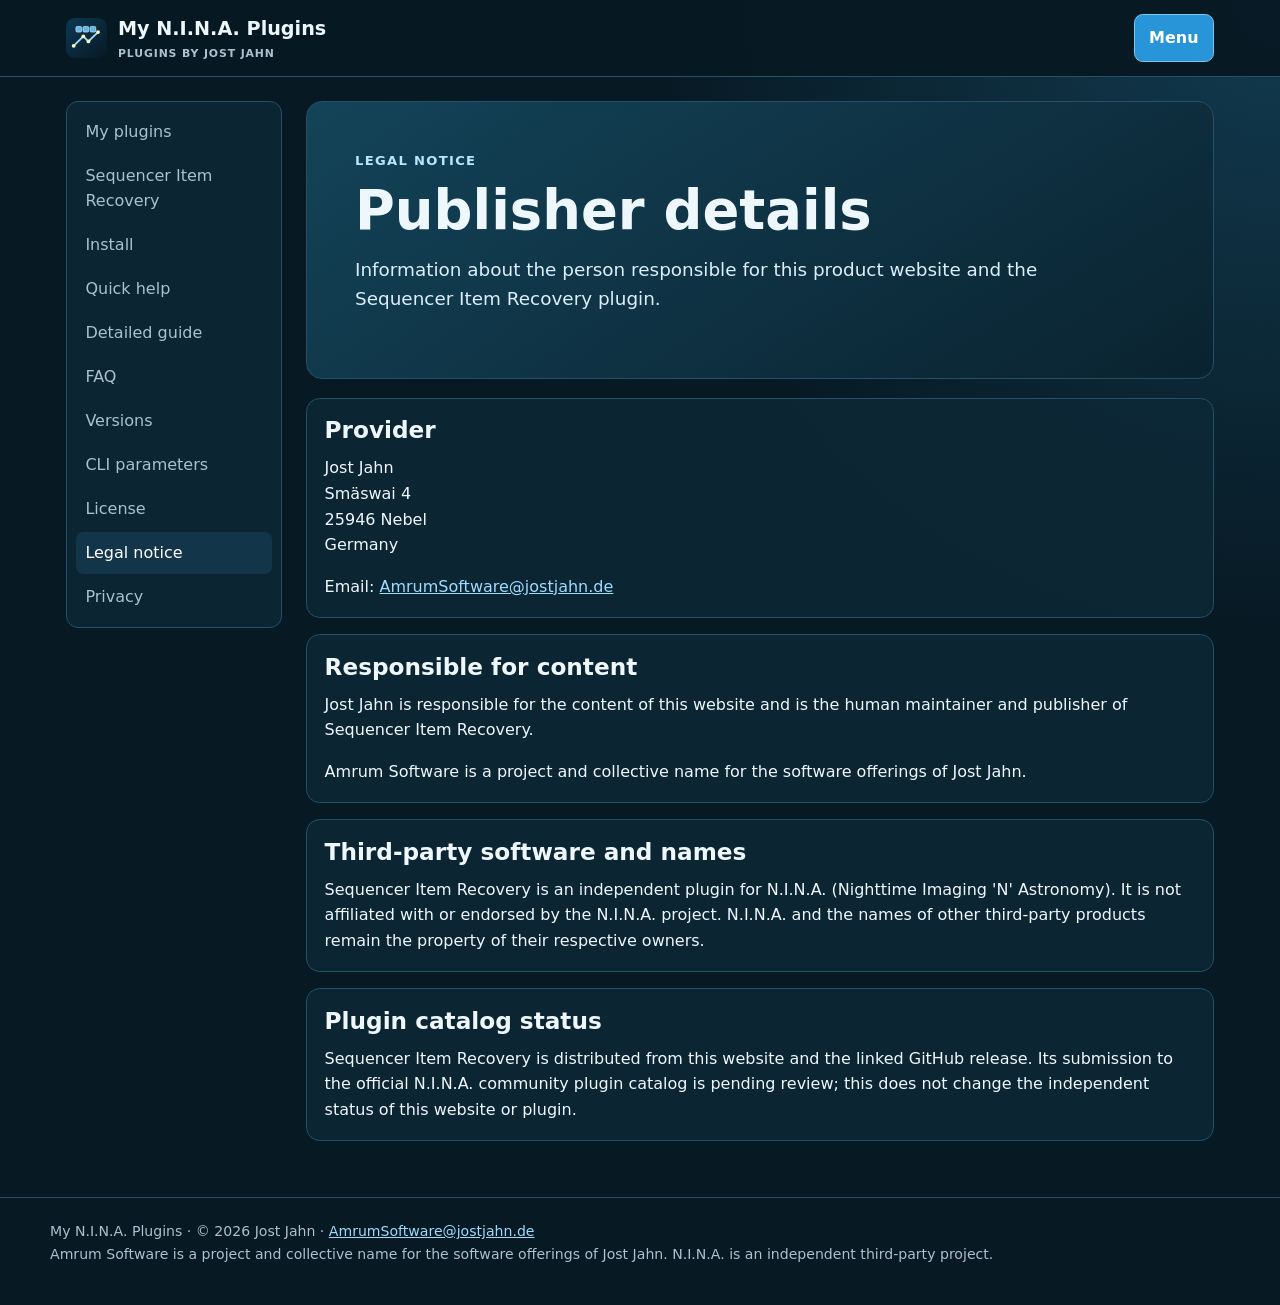
<file: website/legal.html>
<!doctype html>
<html lang="en">
<head>
  <meta charset="utf-8">
  <meta name="viewport" content="width=device-width, initial-scale=1">
  <meta name="description" content="Legal notice for the Sequencer Item Recovery plugin website.">
  <title>Sequencer Item Recovery for N.I.N.A. — Legal notice</title>
  <link rel="icon" href="assets/my-nina-plugins-mark.svg" type="image/svg+xml">
  <link rel="stylesheet" href="assets/site.css">
</head>
<body data-page="legal">
  <header id="site-header"></header>
  <div class="page-layout">
    <aside class="sidebar"><nav id="site-nav" aria-label="Product navigation"></nav></aside>
    <main class="content">
      <section class="hero">
        <p class="eyebrow">Legal notice</p>
        <h1>Publisher details</h1>
        <p class="lead">Information about the person responsible for this product website and the Sequencer Item Recovery plugin.</p>
      </section>
      <section class="panel">
        <h2>Provider</h2>
        <p>Jost Jahn<br>Smäswai 4<br>25946 Nebel<br>Germany</p>
        <p>Email: <a href="mailto:AmrumSoftware@jostjahn.de">AmrumSoftware@jostjahn.de</a></p>
      </section>
      <section class="panel">
        <h2>Responsible for content</h2>
        <p>Jost Jahn is responsible for the content of this website and is the human maintainer and publisher of Sequencer Item Recovery.</p>
        <p>Amrum Software is a project and collective name for the software offerings of Jost Jahn.</p>
      </section>
      <section class="panel">
        <h2>Third-party software and names</h2>
        <p>Sequencer Item Recovery is an independent plugin for N.I.N.A. (Nighttime Imaging 'N' Astronomy). It is not affiliated with or endorsed by the N.I.N.A. project. N.I.N.A. and the names of other third-party products remain the property of their respective owners.</p>
      </section>
      <section class="panel">
        <h2>Plugin catalog status</h2>
        <p>Sequencer Item Recovery is distributed from this website and the
          linked GitHub release. Its submission to the official N.I.N.A.
          community plugin catalog is pending review; this does not change the
          independent status of this website or plugin.</p>
      </section>
    </main>
  </div>
  <footer id="site-footer"></footer>
  <script src="assets/site.js"></script>
</body>
</html>
</file>
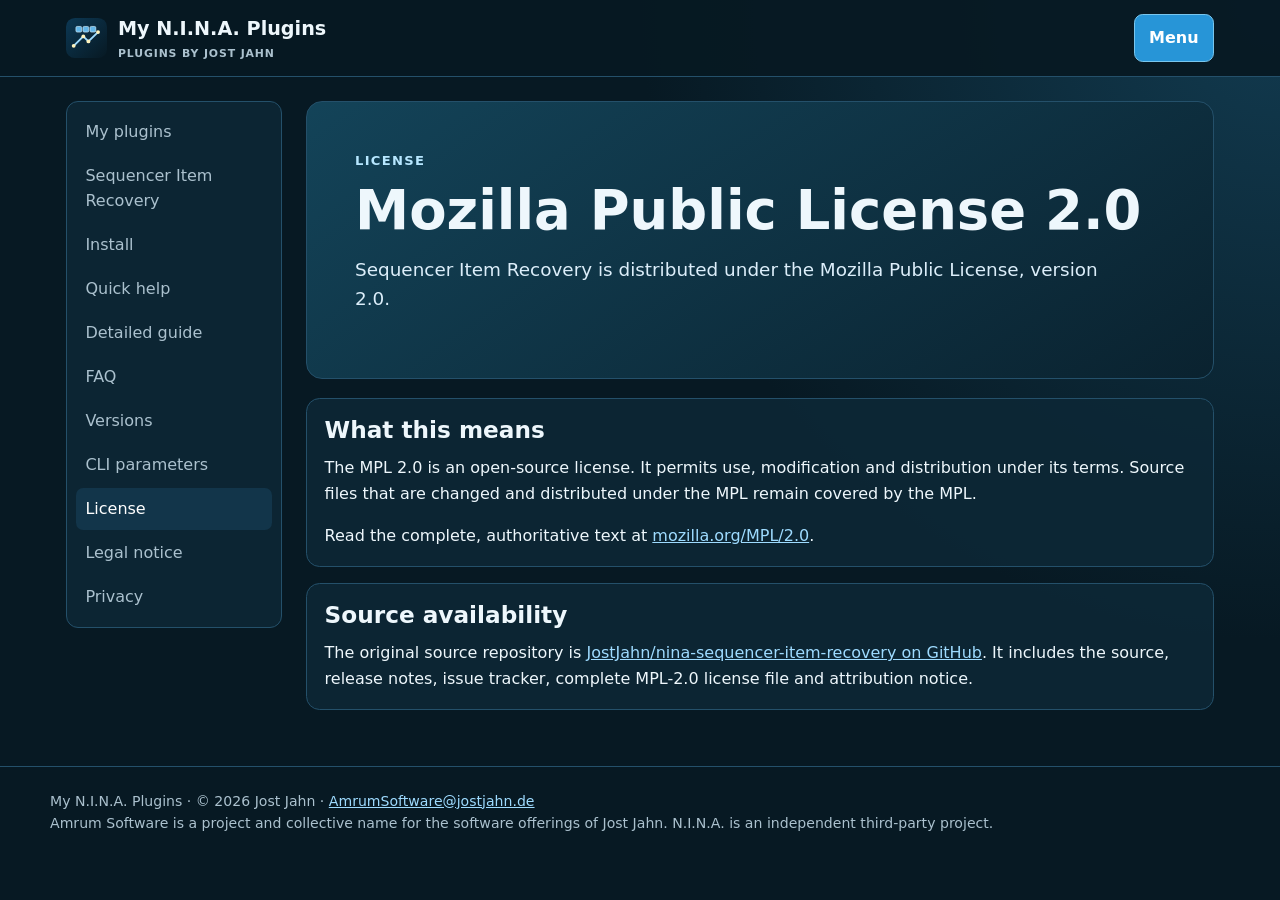
<file: website/license.html>
<!doctype html>
<html lang="en">
<head>
  <meta charset="utf-8">
  <meta name="viewport" content="width=device-width, initial-scale=1">
  <title>Sequencer Item Recovery for N.I.N.A. — License</title>
  <link rel="icon" href="assets/my-nina-plugins-mark.svg" type="image/svg+xml">
  <link rel="stylesheet" href="assets/site.css">
</head>
<body data-page="license">
  <header id="site-header"></header>
  <div class="page-layout">
    <aside class="sidebar"><nav id="site-nav" aria-label="Product navigation"></nav></aside>
    <main class="content">
      <section class="hero"><p class="eyebrow">License</p><h1>Mozilla Public License 2.0</h1><p class="lead">Sequencer Item Recovery is distributed under the Mozilla Public License, version 2.0.</p></section>
      <section class="panel"><h2>What this means</h2><p>The MPL 2.0 is an open-source license. It permits use, modification and distribution under its terms. Source files that are changed and distributed under the MPL remain covered by the MPL.</p><p>Read the complete, authoritative text at <a href="https://www.mozilla.org/MPL/2.0/">mozilla.org/MPL/2.0</a>.</p></section>
      <section class="panel"><h2>Source availability</h2><p>The original source repository is <a href="https://github.com/JostJahn/nina-sequencer-item-recovery">JostJahn/nina-sequencer-item-recovery on GitHub</a>. It includes the source, release notes, issue tracker, complete MPL-2.0 license file and attribution notice.</p></section>
    </main>
  </div>
  <footer id="site-footer"></footer>
  <script src="assets/site.js"></script>
</body>
</html>
</file>
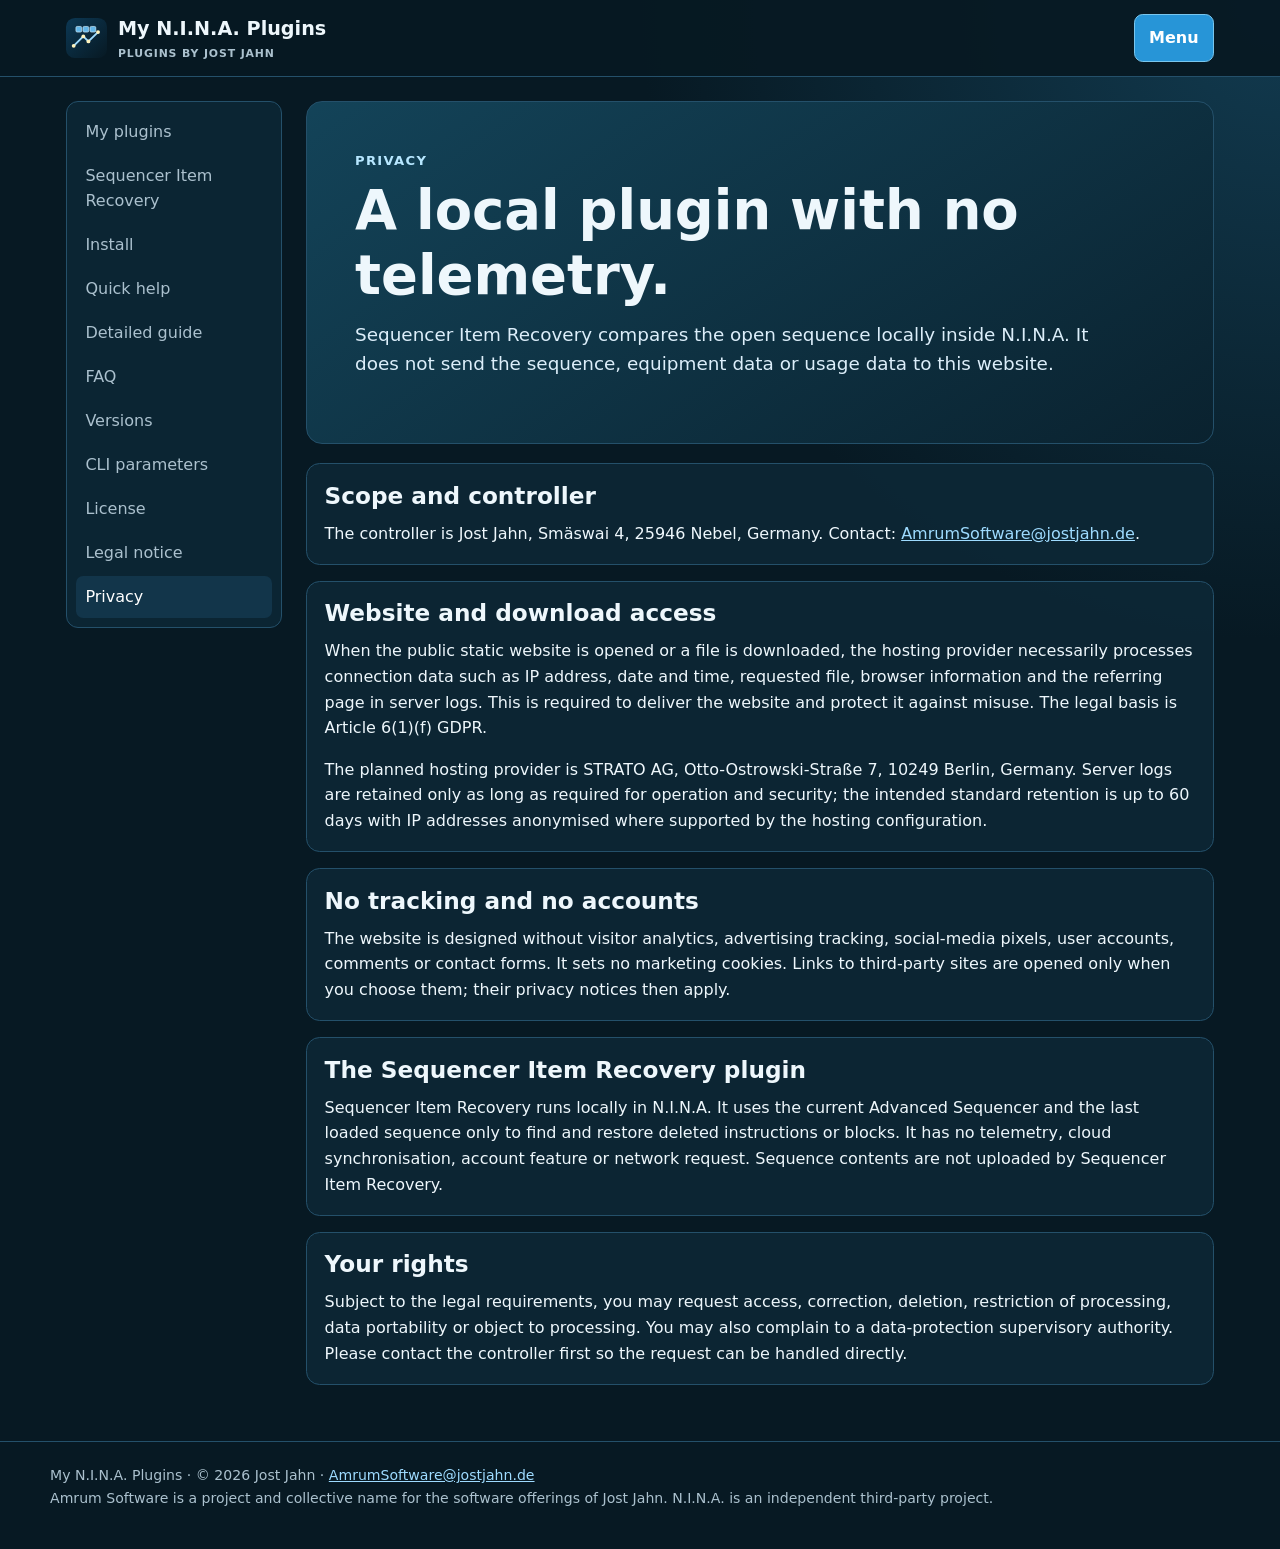
<file: website/privacy.html>
<!doctype html>
<html lang="en">
<head>
  <meta charset="utf-8">
  <meta name="viewport" content="width=device-width, initial-scale=1">
  <meta name="description" content="Privacy information for the Sequencer Item Recovery plugin website.">
  <title>Sequencer Item Recovery for N.I.N.A. — Privacy</title>
  <link rel="icon" href="assets/my-nina-plugins-mark.svg" type="image/svg+xml">
  <link rel="stylesheet" href="assets/site.css">
</head>
<body data-page="privacy">
  <header id="site-header"></header>
  <div class="page-layout">
    <aside class="sidebar"><nav id="site-nav" aria-label="Product navigation"></nav></aside>
    <main class="content">
      <section class="hero">
        <p class="eyebrow">Privacy</p>
        <h1>A local plugin with no telemetry.</h1>
        <p class="lead">Sequencer Item Recovery compares the open sequence locally inside N.I.N.A. It does not send the sequence, equipment data or usage data to this website.</p>
      </section>
      <section class="panel">
        <h2>Scope and controller</h2>
        <p>The controller is Jost Jahn, Smäswai 4, 25946 Nebel, Germany. Contact: <a href="mailto:AmrumSoftware@jostjahn.de">AmrumSoftware@jostjahn.de</a>.</p>
      </section>
      <section class="panel">
        <h2>Website and download access</h2>
        <p>When the public static website is opened or a file is downloaded, the hosting provider necessarily processes connection data such as IP address, date and time, requested file, browser information and the referring page in server logs. This is required to deliver the website and protect it against misuse. The legal basis is Article 6(1)(f) GDPR.</p>
        <p>The planned hosting provider is STRATO AG, Otto-Ostrowski-Straße 7, 10249 Berlin, Germany. Server logs are retained only as long as required for operation and security; the intended standard retention is up to 60 days with IP addresses anonymised where supported by the hosting configuration.</p>
      </section>
      <section class="panel">
        <h2>No tracking and no accounts</h2>
        <p>The website is designed without visitor analytics, advertising tracking, social-media pixels, user accounts, comments or contact forms. It sets no marketing cookies. Links to third-party sites are opened only when you choose them; their privacy notices then apply.</p>
      </section>
      <section class="panel">
        <h2>The Sequencer Item Recovery plugin</h2>
        <p>Sequencer Item Recovery runs locally in N.I.N.A. It uses the current Advanced Sequencer and the last loaded sequence only to find and restore deleted instructions or blocks. It has no telemetry, cloud synchronisation, account feature or network request. Sequence contents are not uploaded by Sequencer Item Recovery.</p>
      </section>
      <section class="panel">
        <h2>Your rights</h2>
        <p>Subject to the legal requirements, you may request access, correction, deletion, restriction of processing, data portability or object to processing. You may also complain to a data-protection supervisory authority. Please contact the controller first so the request can be handled directly.</p>
      </section>
    </main>
  </div>
  <footer id="site-footer"></footer>
  <script src="assets/site.js"></script>
</body>
</html>
</file>
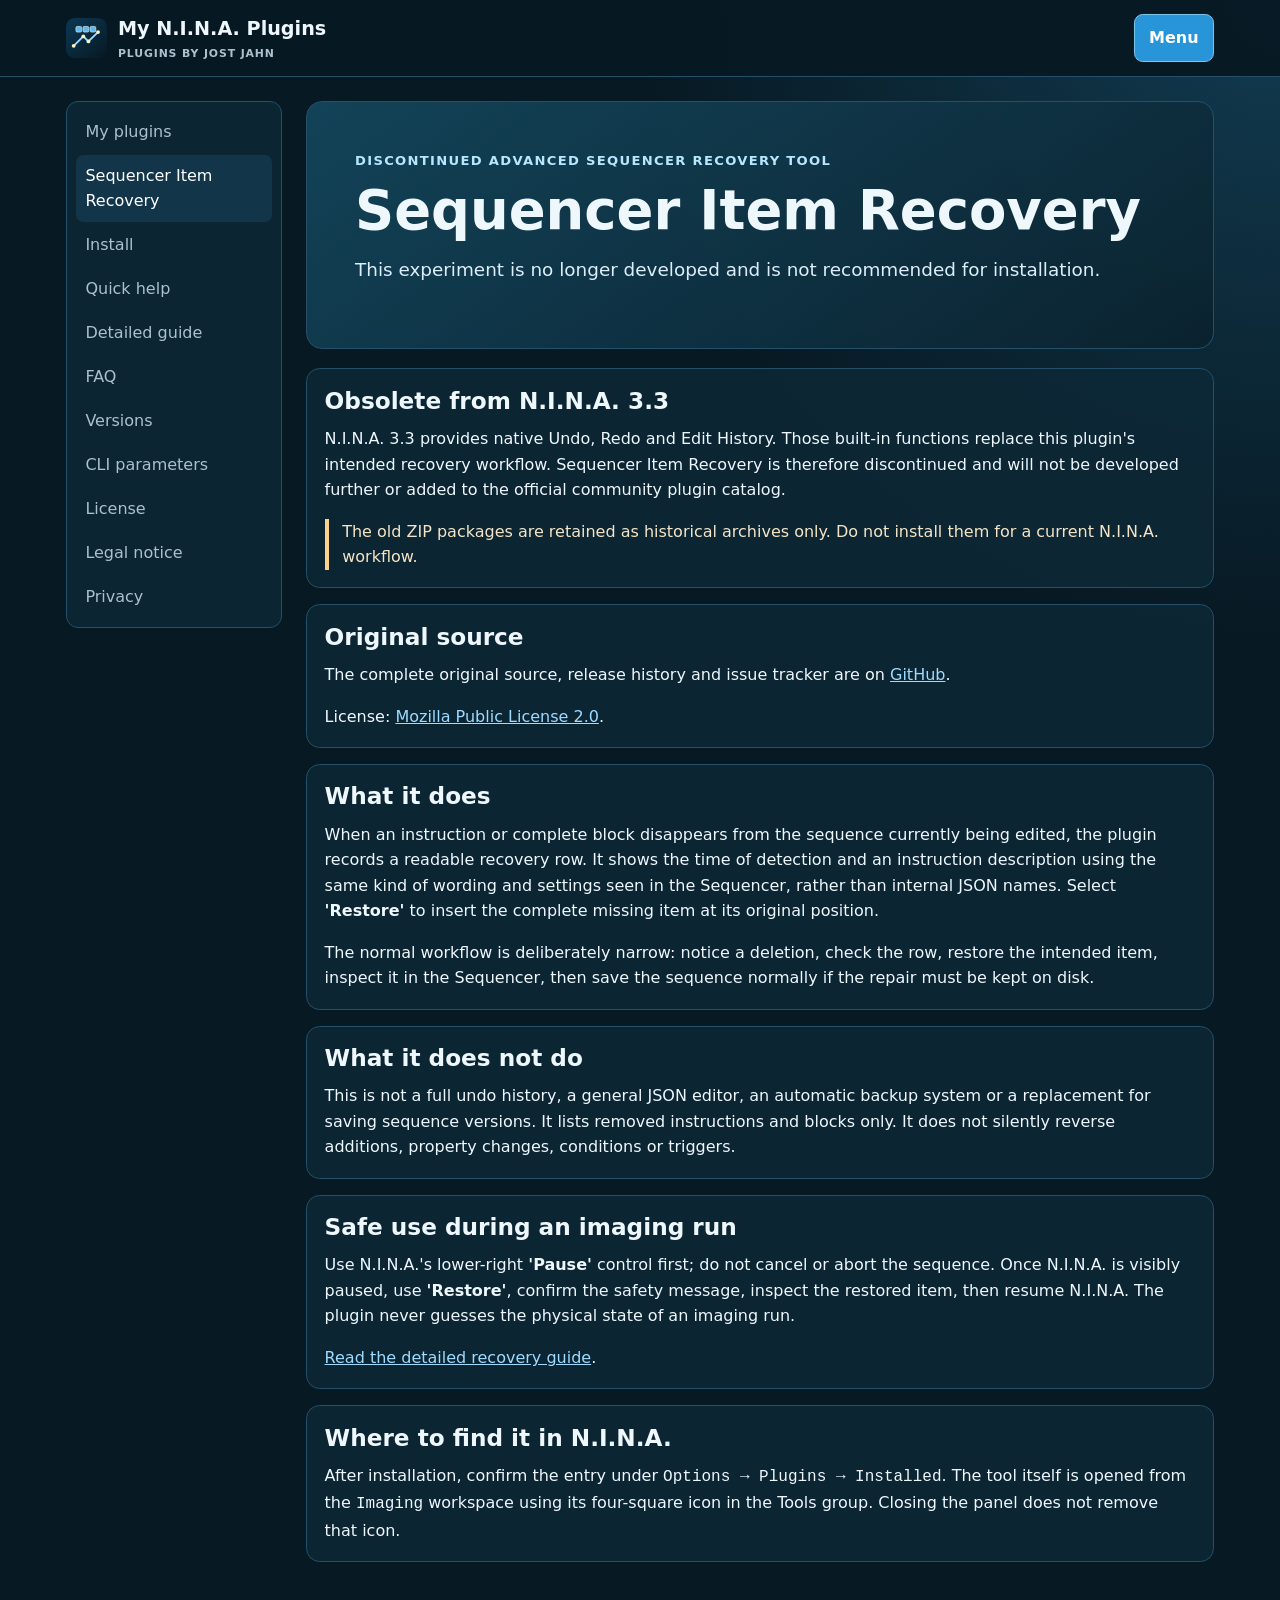
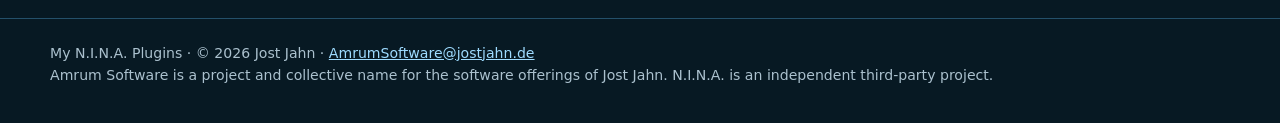
<file: website/sequencer-item-recovery.html>
<!doctype html>
<html lang="en">
<head>
  <meta charset="utf-8">
  <meta name="viewport" content="width=device-width, initial-scale=1">
  <meta name="description" content="Discontinued Sequencer Item Recovery archive for N.I.N.A.">
  <title>Sequencer Item Recovery — My N.I.N.A. Plugins</title>
  <link rel="icon" href="assets/my-nina-plugins-mark.svg" type="image/svg+xml">
  <link rel="stylesheet" href="assets/site.css">
</head>
<body data-page="recovery">
  <header id="site-header"></header>
  <div class="page-layout">
    <aside class="sidebar"><nav id="site-nav" aria-label="Site navigation"></nav></aside>
    <main class="content">
      <section class="hero">
        <p class="eyebrow">Discontinued Advanced Sequencer recovery tool</p>
        <h1>Sequencer Item Recovery</h1>
        <p class="lead">This experiment is no longer developed and is not
          recommended for installation.</p>
      </section>
      <section class="panel">
        <h2>Obsolete from N.I.N.A. 3.3</h2>
        <p>N.I.N.A. 3.3 provides native Undo, Redo and Edit History. Those
          built-in functions replace this plugin's intended recovery workflow.
          Sequencer Item Recovery is therefore discontinued and will not be
          developed further or added to the official community plugin catalog.</p>
        <p class="notice">The old ZIP packages are retained as historical
          archives only. Do not install them for a current N.I.N.A. workflow.</p>
      </section>
      <section class="grid">
        <article class="panel">
          <h2>Original source</h2>
          <p>The complete original source, release history and issue tracker are
            on <a href="https://github.com/JostJahn/nina-sequencer-item-recovery">GitHub</a>.</p>
          <p>License: <a href="https://www.mozilla.org/MPL/2.0/">Mozilla Public License 2.0</a>.</p>
        </article>
      </section>
      <section class="panel">
        <h2>What it does</h2>
        <p>When an instruction or complete block disappears from the sequence
          currently being edited, the plugin records a readable recovery row.
          It shows the time of detection and an instruction description using
          the same kind of wording and settings seen in the Sequencer, rather
          than internal JSON names. Select <strong>'Restore'</strong> to insert
          the complete missing item at its original position.</p>
        <p>The normal workflow is deliberately narrow: notice a deletion, check
          the row, restore the intended item, inspect it in the Sequencer, then
          save the sequence normally if the repair must be kept on disk.</p>
      </section>
      <section class="panel">
        <h2>What it does not do</h2>
        <p>This is not a full undo history, a general JSON editor, an automatic
          backup system or a replacement for saving sequence versions. It lists
          removed instructions and blocks only. It does not silently reverse
          additions, property changes, conditions or triggers.</p>
      </section>
      <section class="panel">
        <h2>Safe use during an imaging run</h2>
        <p>Use N.I.N.A.'s lower-right <strong>'Pause'</strong> control first;
          do not cancel or abort the sequence. Once N.I.N.A. is visibly paused,
          use <strong>'Restore'</strong>, confirm the safety message, inspect
          the restored item, then resume N.I.N.A. The plugin never guesses the
          physical state of an imaging run.</p>
        <p><a href="detailed-guide.html">Read the detailed recovery guide</a>.</p>
      </section>
      <section class="panel">
        <h2>Where to find it in N.I.N.A.</h2>
        <p>After installation, confirm the entry under <code>Options → Plugins
          → Installed</code>. The tool itself is opened from the
          <code>Imaging</code> workspace using its four-square icon in the Tools
          group. Closing the panel does not remove that icon.</p>
      </section>
    </main>
  </div>
  <footer id="site-footer"></footer>
  <script src="assets/site.js"></script>
</body>
</html>
</file>
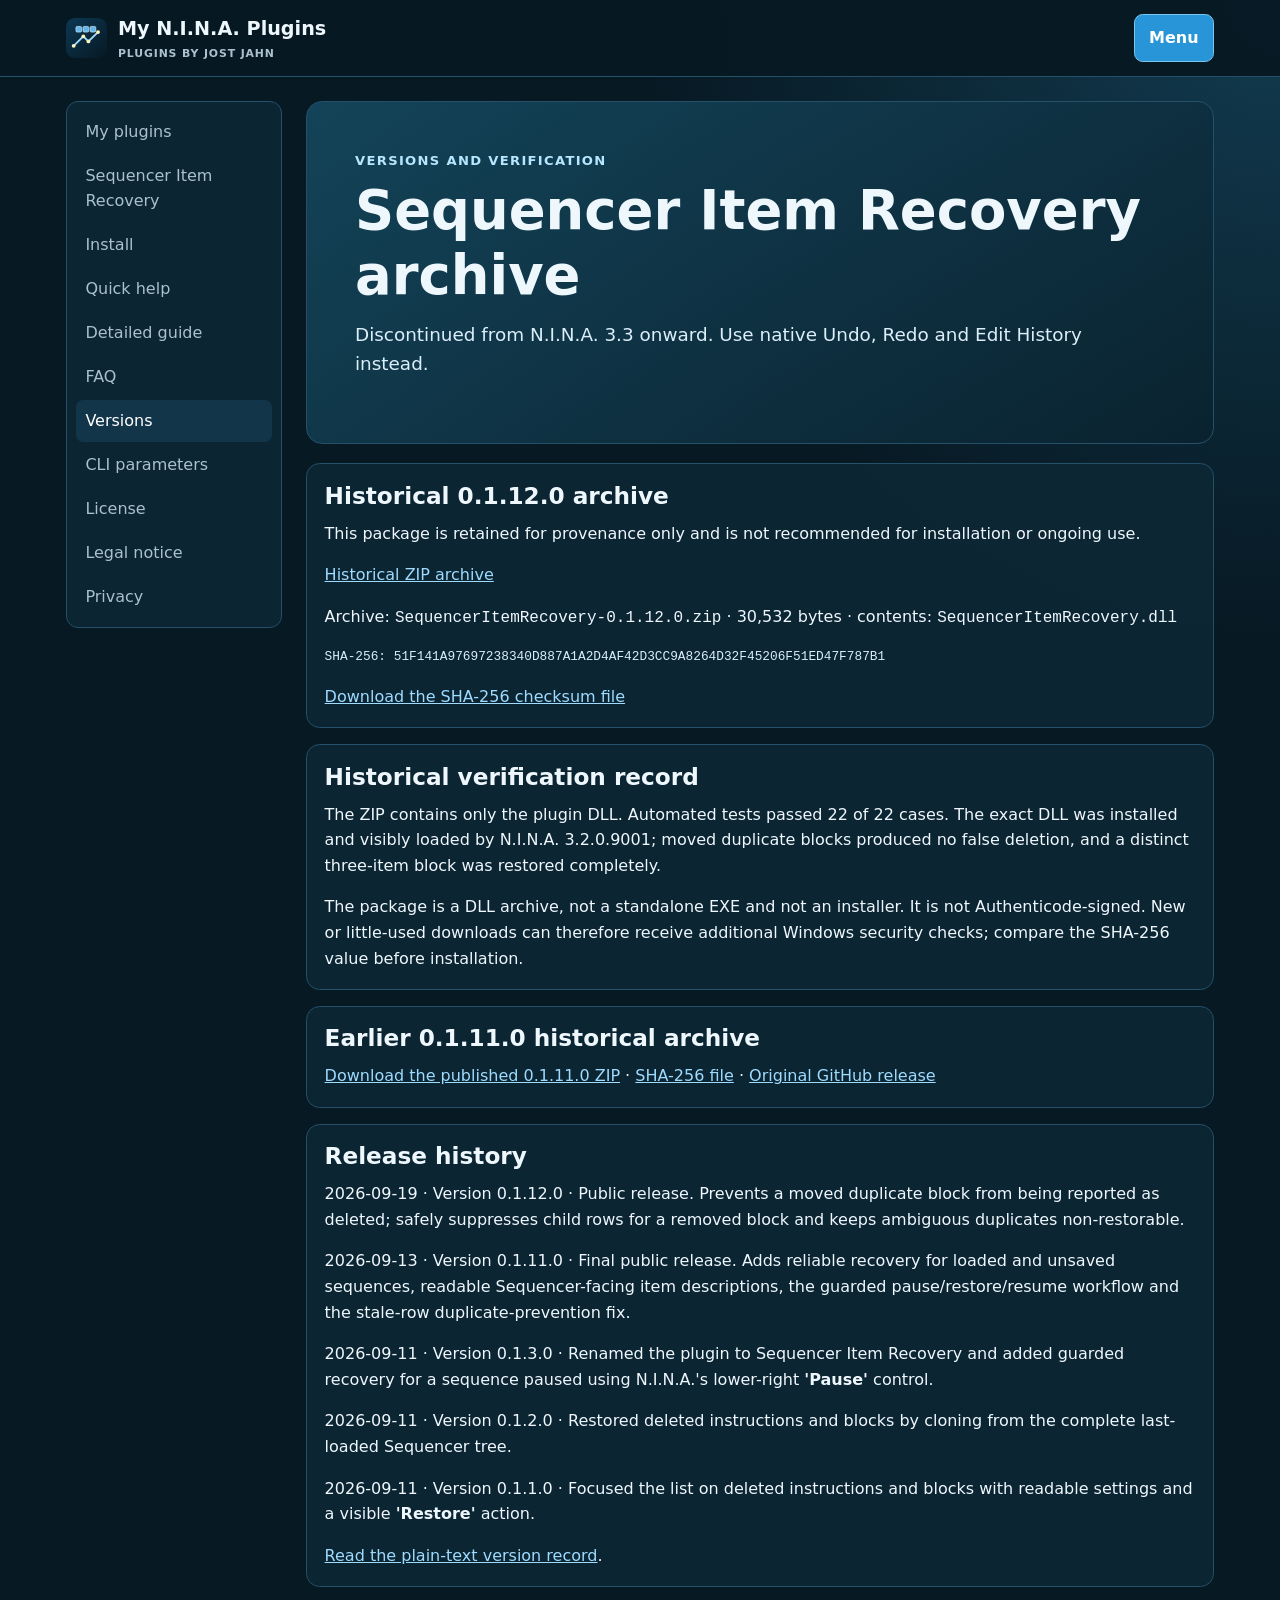
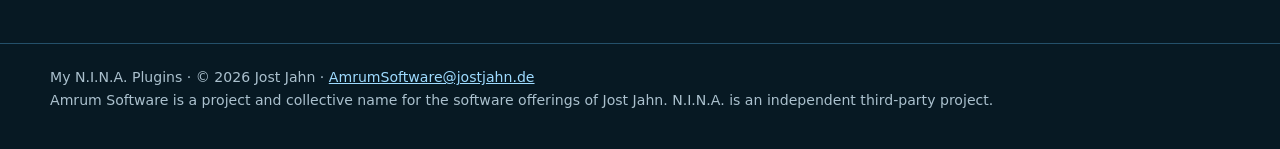
<file: website/versions.html>
<!doctype html>
<html lang="en">
<head>
  <meta charset="utf-8">
  <meta name="viewport" content="width=device-width, initial-scale=1">
  <meta name="description" content="Release and verification details for Sequencer Item Recovery.">
  <title>Versions — My N.I.N.A. Plugins</title>
  <link rel="icon" href="assets/my-nina-plugins-mark.svg" type="image/svg+xml">
  <link rel="stylesheet" href="assets/site.css">
</head>
<body data-page="versions">
  <header id="site-header"></header>
  <div class="page-layout">
    <aside class="sidebar"><nav id="site-nav" aria-label="Site navigation"></nav></aside>
    <main class="content">
      <section class="hero">
        <p class="eyebrow">Versions and verification</p>
        <h1>Sequencer Item Recovery archive</h1>
        <p class="lead">Discontinued from N.I.N.A. 3.3 onward. Use native
          Undo, Redo and Edit History instead.</p>
      </section>
      <section class="panel">
        <h2>Historical 0.1.12.0 archive</h2>
        <p>This package is retained for provenance only and is not recommended
          for installation or ongoing use.</p>
        <p><a href="downloads/SequencerItemRecovery-0.1.12.0.zip" download>Historical ZIP archive</a></p>
        <p>Archive: <code>SequencerItemRecovery-0.1.12.0.zip</code> · 30,532 bytes ·
          contents: <code>SequencerItemRecovery.dll</code></p>
        <p class="hash">SHA-256: 51F141A97697238340D887A1A2D4AF42D3CC9A8264D32F45206F51ED47F787B1</p>
        <p><a href="downloads/SequencerItemRecovery-0.1.12.0.zip.sha256">Download the SHA-256 checksum file</a></p>
      </section>
      <section class="panel">
        <h2>Historical verification record</h2>
        <p>The ZIP contains only the plugin DLL. Automated tests
          passed 22 of 22 cases. The exact DLL was installed and visibly loaded
          by N.I.N.A. 3.2.0.9001; moved duplicate blocks produced no false
          deletion, and a distinct three-item block was restored completely.</p>
        <p>The package is a DLL archive, not a standalone EXE and not an
          installer. It is not Authenticode-signed. New or little-used
          downloads can therefore receive additional Windows security checks;
          compare the SHA-256 value before installation.</p>
      </section>
      <section class="panel">
        <h2>Earlier 0.1.11.0 historical archive</h2>
        <p><a href="downloads/SequencerItemRecovery.zip" download>Download the published 0.1.11.0 ZIP</a>
          · <a href="downloads/SequencerItemRecovery.zip.sha256">SHA-256 file</a>
          · <a href="https://github.com/JostJahn/nina-sequencer-item-recovery/releases/tag/v0.1.11.0">Original GitHub release</a></p>
      </section>
      <section class="panel">
        <h2>Release history</h2>
        <p>2026-09-19 · Version 0.1.12.0 · Public release. Prevents a moved
          duplicate block from being reported as deleted; safely suppresses
          child rows for a removed block and keeps ambiguous duplicates
          non-restorable.</p>
        <p>2026-09-13 · Version 0.1.11.0 · Final public release. Adds reliable
          recovery for loaded and unsaved sequences, readable Sequencer-facing
          item descriptions, the guarded pause/restore/resume workflow and the
          stale-row duplicate-prevention fix.</p>
        <p>2026-09-11 · Version 0.1.3.0 · Renamed the plugin to Sequencer Item
          Recovery and added guarded recovery for a sequence paused using
          N.I.N.A.'s lower-right <strong>'Pause'</strong> control.</p>
        <p>2026-09-11 · Version 0.1.2.0 · Restored deleted instructions and
          blocks by cloning from the complete last-loaded Sequencer tree.</p>
        <p>2026-09-11 · Version 0.1.1.0 · Focused the list on deleted
          instructions and blocks with readable settings and a visible
          <strong>'Restore'</strong> action.</p>
        <p><a href="versionen.txt">Read the plain-text version record</a>.</p>
      </section>
    </main>
  </div>
  <footer id="site-footer"></footer>
  <script src="assets/site.js"></script>
</body>
</html>
</file>
<file: website/assets/site.css>
:root {
  color-scheme: dark;
  --canvas: #071923;
  --surface: #0d2736;
  --surface-2: #12354a;
  --border: #24506a;
  --text: #eef7fc;
  --muted: #abc1ce;
  --accent: #62b6e9;
  --accent-strong: #2795d7;
  --warning: #ffd28a;
  --max-width: 1180px;
}

* { box-sizing: border-box; }
html { background: var(--canvas); }
body {
  margin: 0;
  min-width: 320px;
  background: radial-gradient(circle at top right, #123b50 0, var(--canvas) 40rem);
  color: var(--text);
  font: 16px/1.6 system-ui, -apple-system, "Segoe UI", sans-serif;
}
a { color: #9edbff; }
a:hover { color: white; }
button, .download-button {
  border: 1px solid #79c6ed;
  border-radius: .55rem;
  background: var(--accent-strong);
  color: #fff;
  cursor: pointer;
  font: inherit;
  font-weight: 700;
  padding: .62rem .9rem;
  text-decoration: none;
}
button:hover, .download-button:hover { background: #117bb8; color: white; }
code { overflow-wrap: anywhere; }

.topbar { border-bottom: 1px solid var(--border); background: rgba(7, 25, 35, .94); }
.topbar-inner, .page-layout { margin: 0 auto; max-width: var(--max-width); }
.topbar-inner { align-items: center; display: flex; gap: .85rem; min-height: 4.75rem; padding: .6rem 1rem; }
.brand { align-items: center; color: var(--text); display: flex; font-size: 1.2rem; font-weight: 800; gap: .7rem; text-decoration: none; }
.brand img { height: 2.55rem; width: 2.55rem; }
.brand small { color: var(--muted); display: block; font-size: .68rem; font-weight: 600; letter-spacing: .08em; text-transform: uppercase; }
.nav-toggle { margin-left: auto; }
.page-layout { display: grid; gap: 1.5rem; grid-template-columns: 13.5rem minmax(0, 1fr); padding: 1.5rem 1rem 2.5rem; }
.sidebar { align-self: start; border: 1px solid var(--border); border-radius: .75rem; background: rgba(13,39,54,.88); padding: .55rem; position: sticky; top: .75rem; }
.sidebar nav { display: grid; gap: .15rem; }
.sidebar a { border-radius: .45rem; color: var(--muted); display: block; padding: .5rem .6rem; text-decoration: none; }
.nav-short { display: none; }
.sidebar a:hover, .sidebar a[aria-current="page"] { background: var(--surface-2); color: white; }
.content { min-width: 0; }
.hero { border: 1px solid var(--border); border-radius: 1rem; background: linear-gradient(145deg, rgba(20, 70, 92, .94), rgba(10, 34, 47, .94)); margin-bottom: 1.2rem; padding: clamp(1.25rem, 4vw, 3rem); }
.eyebrow { color: #b7e7ff; font-size: .82rem; font-weight: 800; letter-spacing: .1em; margin: 0 0 .45rem; text-transform: uppercase; }
h1, h2, h3 { line-height: 1.2; }
h1 { font-size: clamp(2rem, 5vw, 3.4rem); margin: 0 0 .7rem; }
h2 { font-size: 1.45rem; margin: 0 0 .7rem; }
h3 { font-size: 1.05rem; margin: 0 0 .35rem; }
p { margin: 0 0 1rem; }
.lead { color: #dceefa; font-size: 1.15rem; max-width: 48rem; }
.panel { border: 1px solid var(--border); border-radius: .85rem; background: rgba(13,39,54,.9); margin: 0 0 1rem; padding: 1.1rem; }
.panel > :last-child { margin-bottom: 0; }
.grid { display: grid; gap: 1rem; grid-template-columns: repeat(auto-fit, minmax(15rem, 1fr)); }
.download-card { border: 1px solid #4e92b4; border-radius: .85rem; background: #0d3347; padding: 1.2rem; }
.download-card .download-button { display: inline-block; margin: .25rem 0 .85rem; }
.product-card { border: 1px solid #4e92b4; border-radius: .9rem; background: #0d3347; display: grid; gap: 1rem; grid-template-columns: 4.4rem minmax(0, 1fr); padding: 1.2rem; }
.product-card img { height: 4.4rem; width: 4.4rem; }
.product-card h2 { margin-bottom: .35rem; }
.badge { background: #174e68; border: 1px solid #4e92b4; border-radius: 999px; color: #d9f2ff; display: inline-block; font-size: .78rem; font-weight: 700; padding: .12rem .5rem; }
.link-list { margin: 0; padding-left: 1.25rem; }
.link-list li { margin: .35rem 0; }
.path-box { background: #071923; border: 1px solid var(--border); border-radius: .45rem; padding: .65rem .75rem; }
.meta { color: var(--muted); font-size: .92rem; }
.hash { color: #d9effb; font-family: ui-monospace, SFMono-Regular, Consolas, monospace; font-size: .8rem; overflow-wrap: anywhere; }
.notice { border-left: .28rem solid var(--warning); color: #f5e5c6; padding-left: .85rem; }
.steps { counter-reset: step; list-style: none; margin: 0; padding: 0; }
.steps > li { counter-increment: step; margin: 0 0 1rem; padding-left: 3rem; position: relative; }
.steps > li::before { align-items: center; background: var(--accent-strong); border-radius: 100%; color: white; content: counter(step); display: flex; font-weight: 800; height: 2rem; justify-content: center; left: 0; position: absolute; top: .05rem; width: 2rem; }
.steps > li > p:last-child { margin-bottom: 0; }
.comparison { border-collapse: collapse; margin: .75rem 0; max-width: 100%; width: auto; }
.comparison th, .comparison td { border: 1px solid var(--border); padding: .45rem .6rem; text-align: left; vertical-align: top; }
.comparison th { background: var(--surface-2); cursor: pointer; }
.comparison th:focus-visible { outline: 2px solid var(--accent); outline-offset: -2px; }
.footer { border-top: 1px solid var(--border); color: var(--muted); font-size: .88rem; padding: 1.4rem 1rem 2.5rem; }
.footer-inner { margin: 0 auto; max-width: var(--max-width); }
.footer p { margin: 0; }
.sidebar-collapsed .page-layout { grid-template-columns: 3.2rem minmax(0, 1fr); }
.sidebar-collapsed .sidebar a span { display: none; }
.sidebar-collapsed .sidebar a { text-align: center; }
.sidebar-collapsed .sidebar a .nav-short { display: block; }

@media (max-width: 760px) {
  .page-layout { display: block; padding-top: 1rem; }
  .sidebar { margin-bottom: 1rem; position: static; }
  .sidebar nav { grid-template-columns: repeat(2, minmax(0, 1fr)); }
  .sidebar-collapsed .page-layout { display: block; }
  .sidebar-collapsed .sidebar { display: none; }
  .product-card { grid-template-columns: 1fr; }
}
</file>
